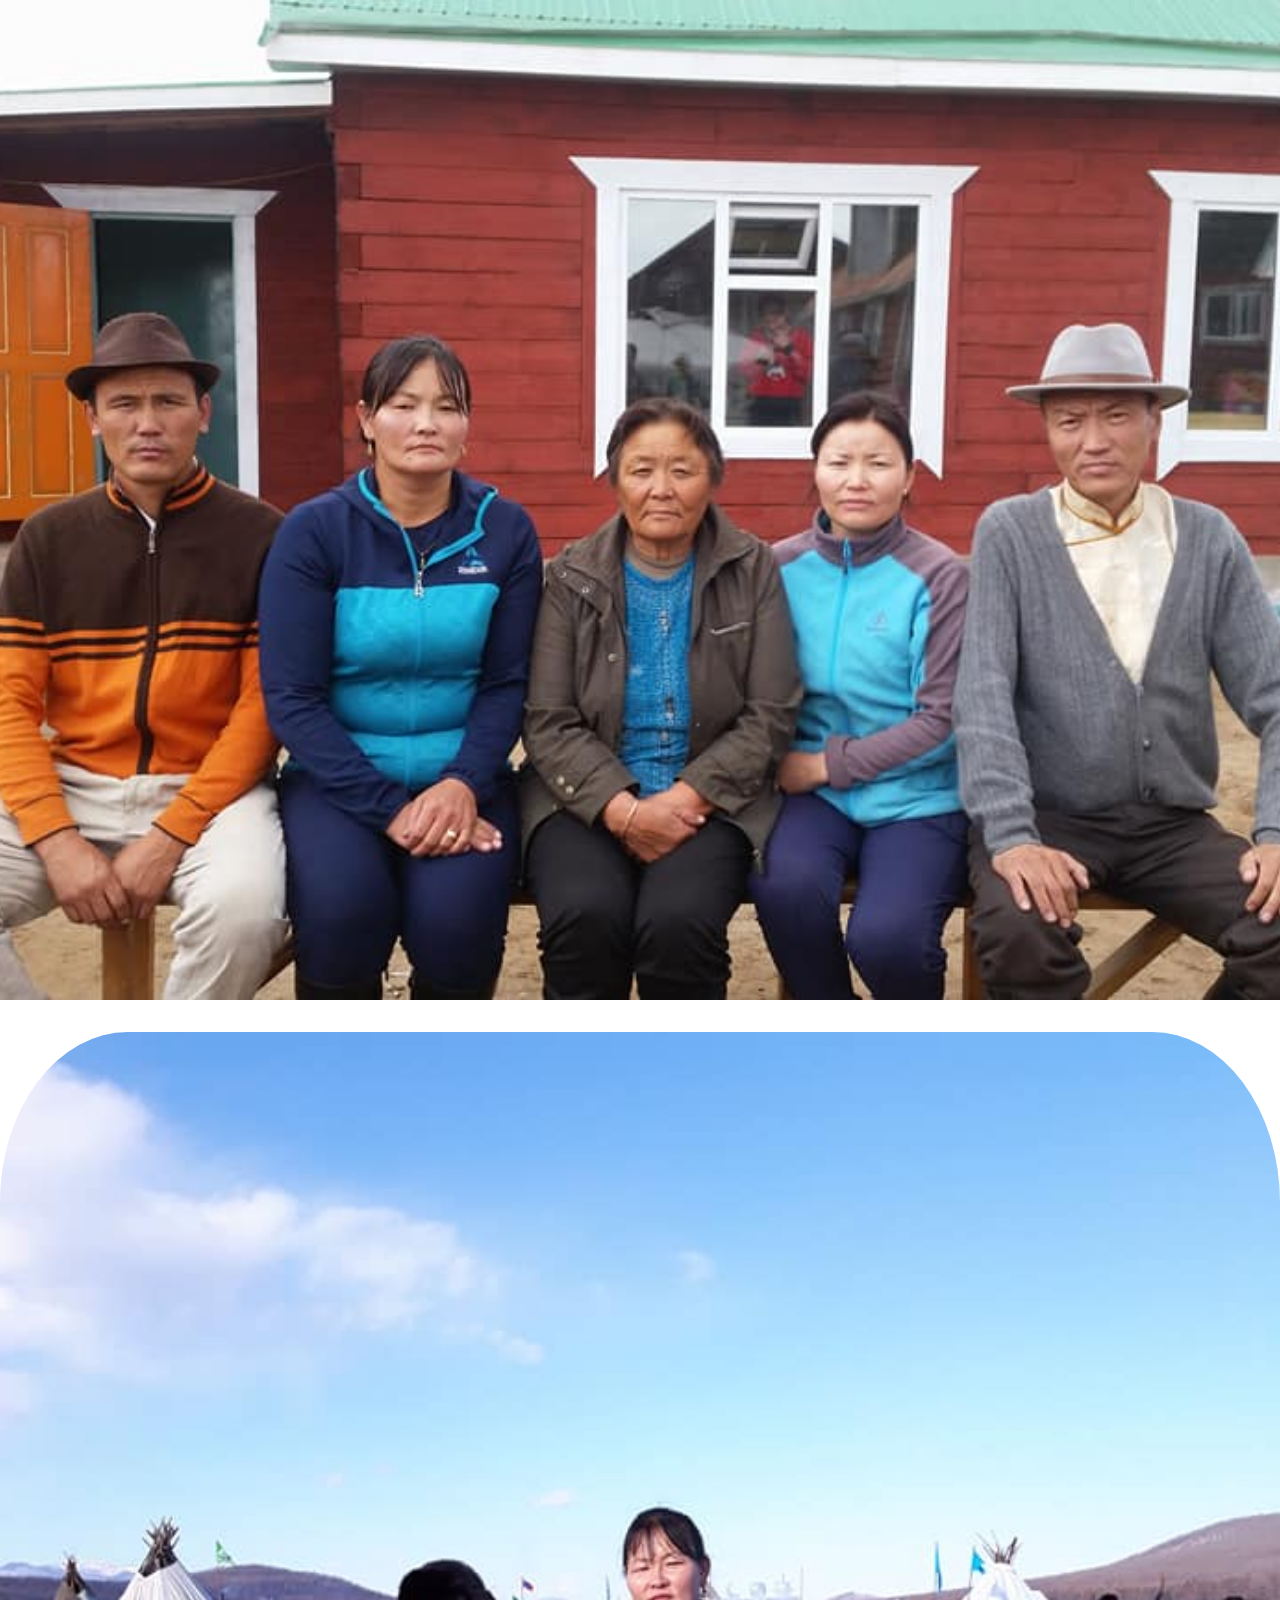
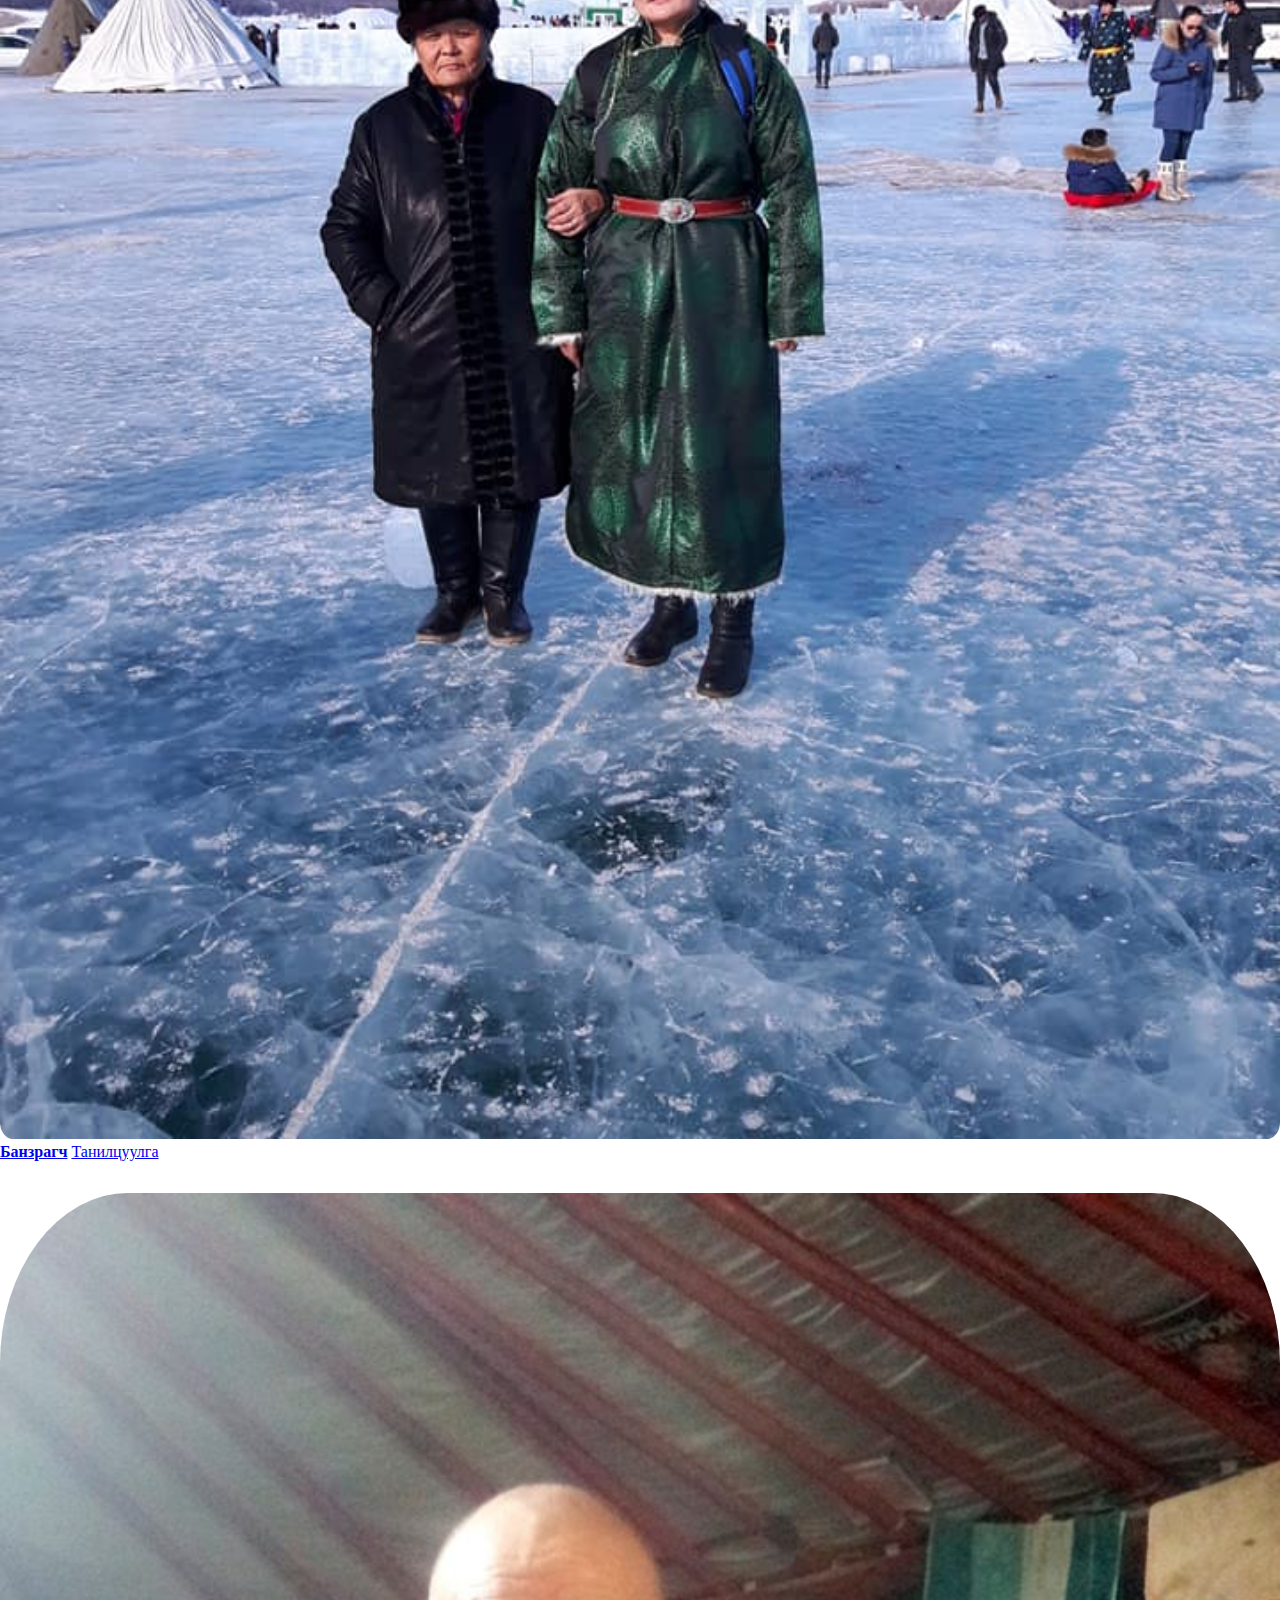
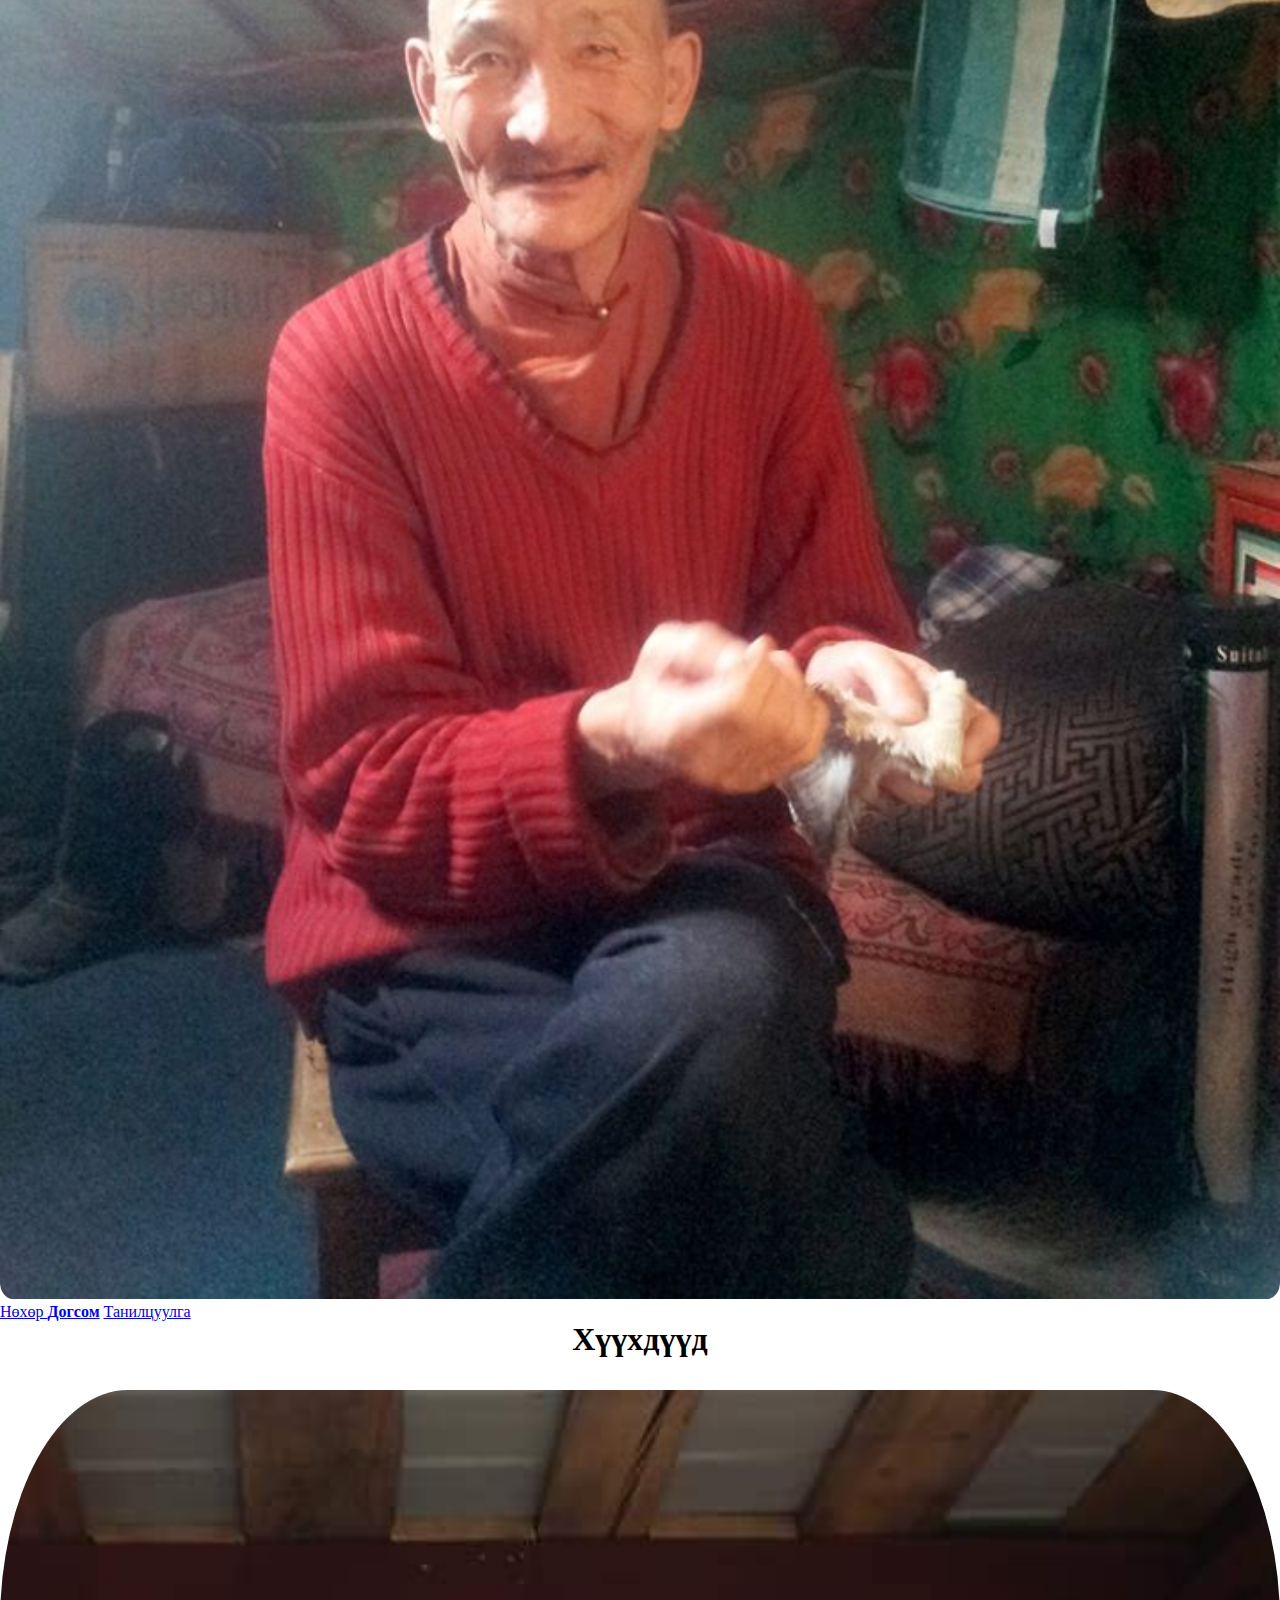
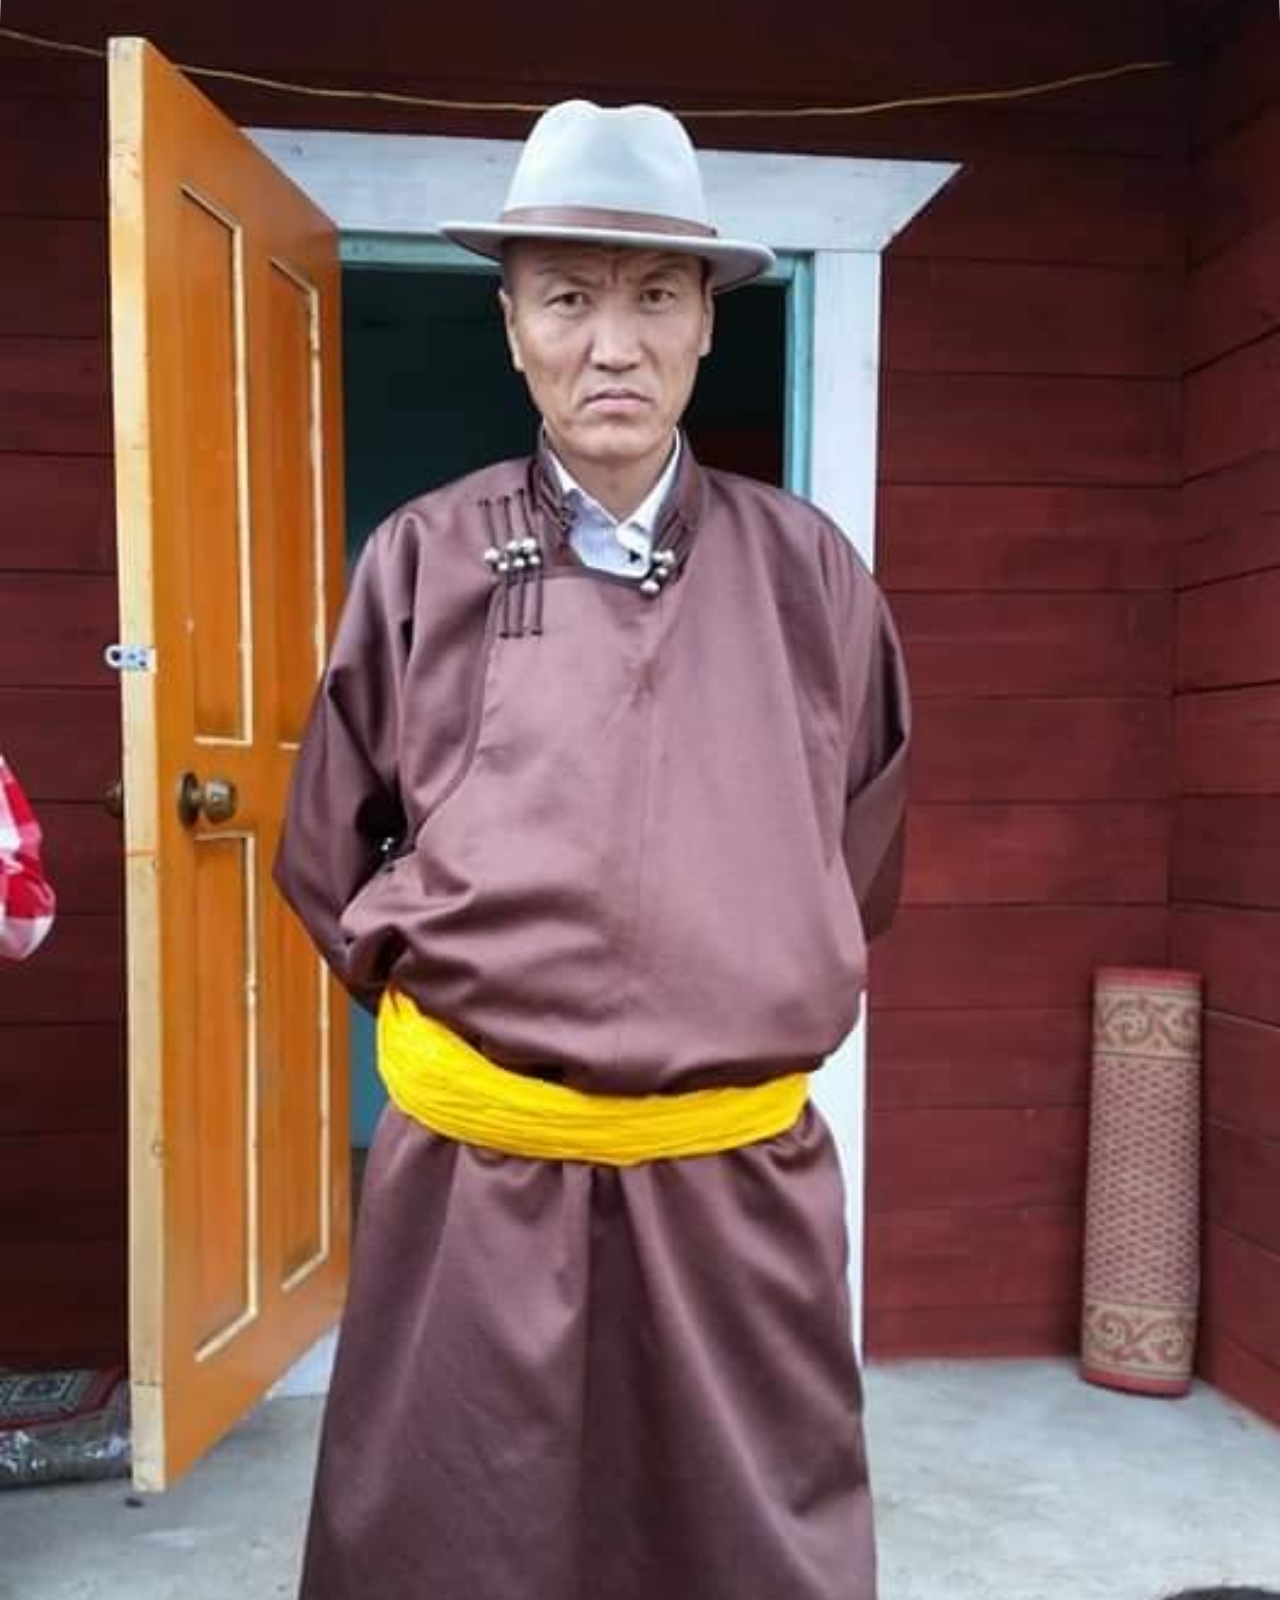
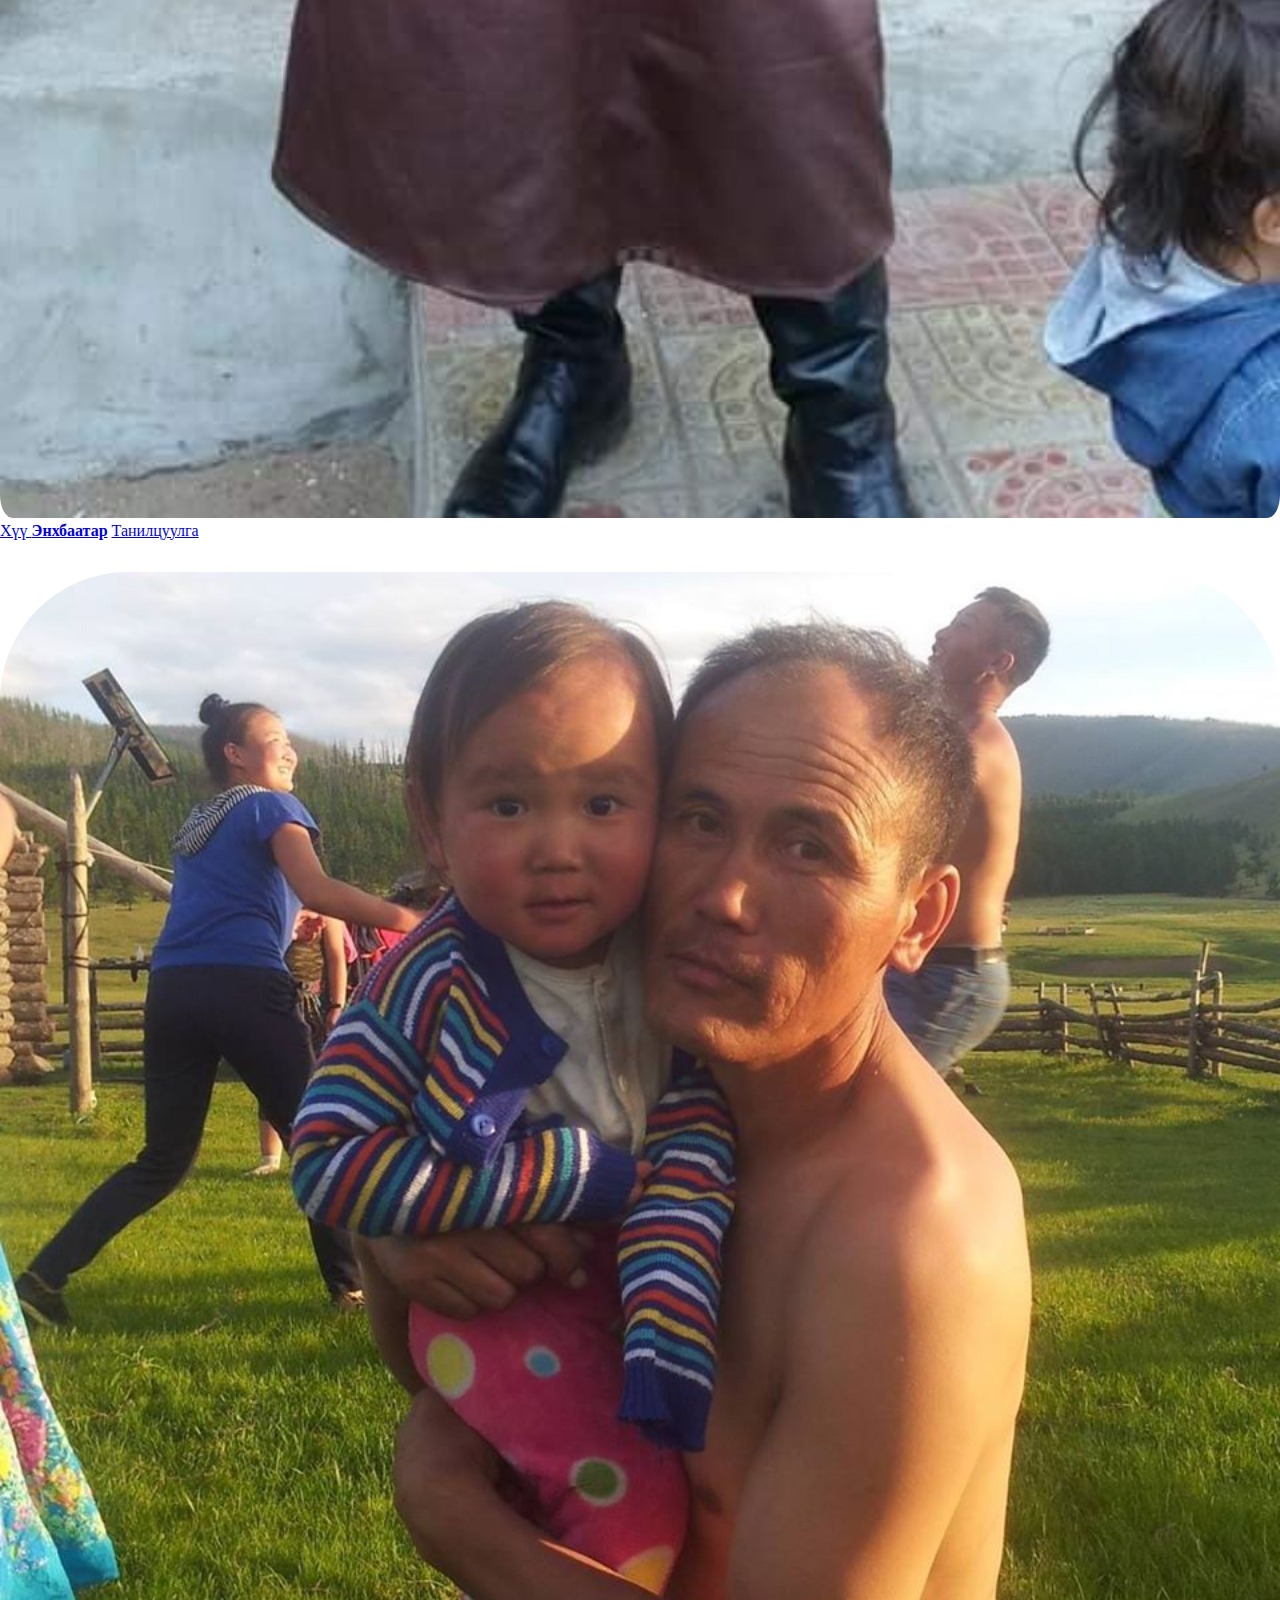
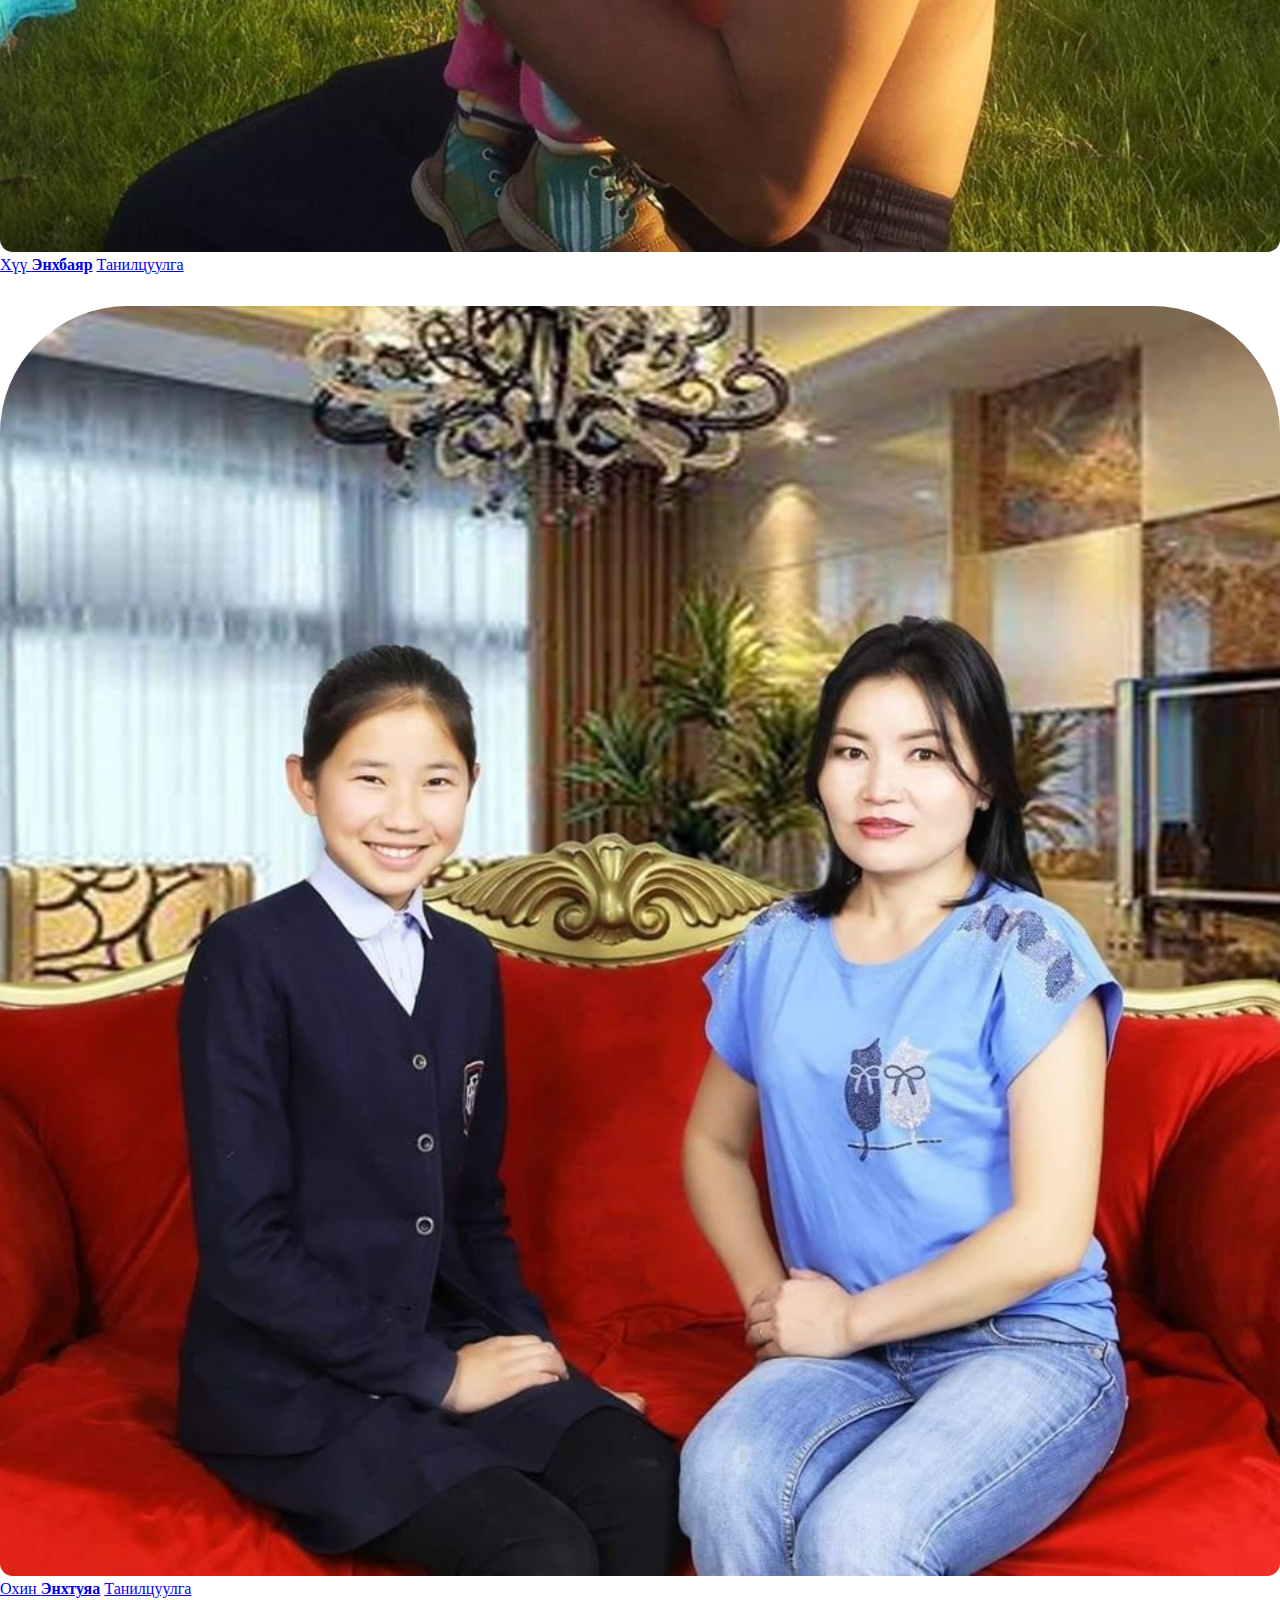
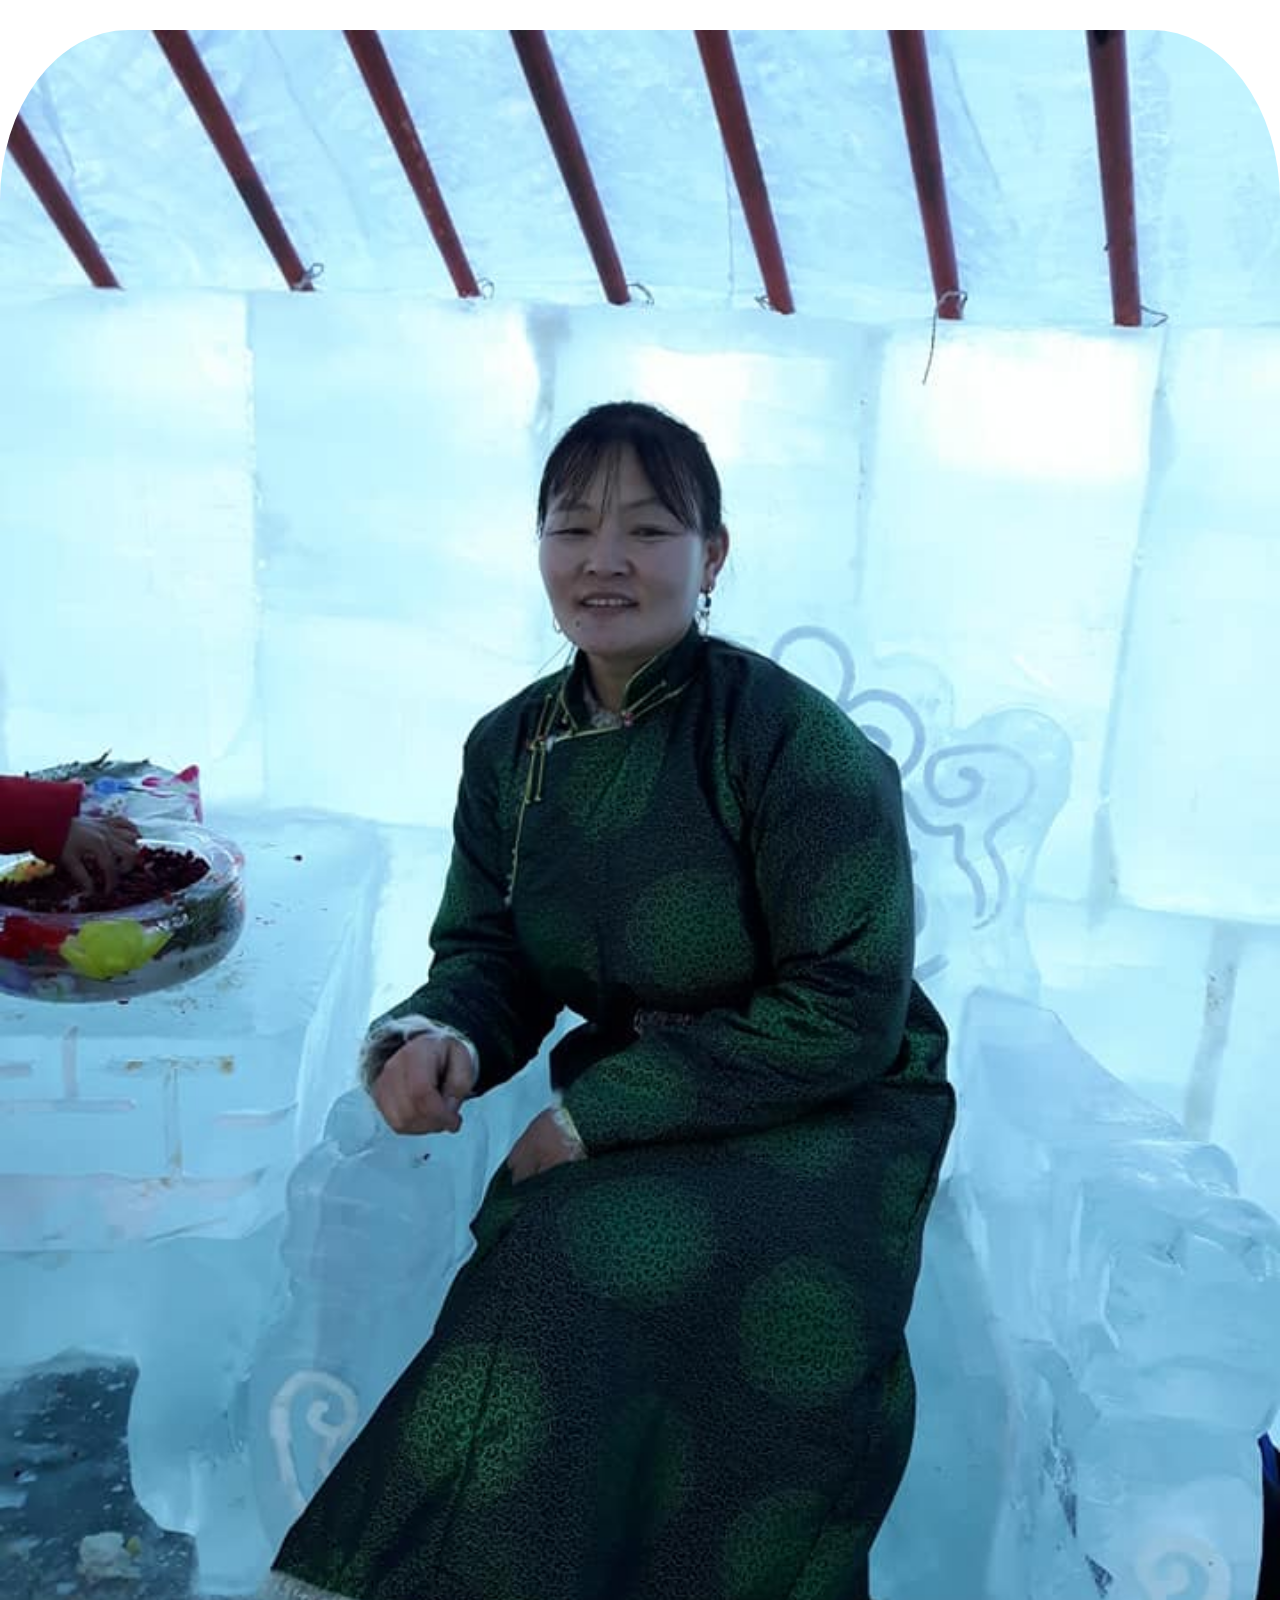
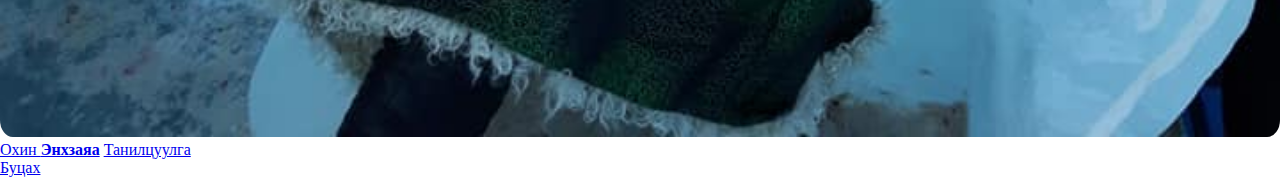
<file: banzragch/index.html>
<!DOCTYPE html>
<html lang="en">
  <head>
    <!-- Required meta tags -->
    <meta charset="utf-8" />
    <meta
      name="viewport"
      content="width=device-width, initial-scale=1, shrink-to-fit=no"
    />

    <!-- Bootstrap CSS -->
    <link
      rel="stylesheet"
      href="https://stackpath.bootstrapcdn.com/bootstrap/4.5.0/css/bootstrap.min.css"
      integrity="sha384-9aIt2nRpC12Uk9gS9baDl411NQApFmC26EwAOH8WgZl5MYYxFfc+NcPb1dKGj7Sk"
      crossorigin="anonymous"
    />
    <link rel="stylesheet" href="banzragch.css" />

    <title>Хүүхэд</title>
  </head>
  <body>
    <div class="jumbotron"></div>
    <div class="container">
      <div class="row justify-content-center">
        <div class="col-md-4">
          <div>
            <img
              class="huuhed"
              src="../img/banzragch/banzragch1.jpg"
              alt="banzragch"
            />
          </div>
          <div>
            <a
              href="#"
              class="btn btn-success btn-md active"
              role="button"
              aria-pressed="true"
            >
              <b>Банзрагч</b></a
            >
            <a
              href="#"
              class="btn btn-primary btn-md active"
              role="button"
              aria-pressed="true"
              >Танилцуулга</a
            >
          </div>
        </div>

        <div class="col-md-4">
          <div>
            <img
              class="huuhed"
              src="../img/banzragch/dogsom.jpg"
              alt="dogsom"
            />
          </div>
          <div>
            <a
              href="#"
              class="btn btn-success btn-md active"
              role="button"
              aria-pressed="true"
              >Нөхөр <b>Догсом</b></a
            >
            <a
              href="#"
              class="btn btn-primary btn-md active"
              role="button"
              aria-pressed="true"
              >Танилцуулга</a
            >
          </div>
        </div>
      </div>
      <div>
        <h1 style="text-align: center;">Хүүхдүүд</h1>
      </div>
      <div class="row justify-content-center">
        <div class="col-md-4">
          <div>
            <img
              class="huuhed"
              src="../img/banzragch/enkhbaatar/d_enkhbaatar1.jpg"
              alt="enkhbaatar"
            />
          </div>
          <div>
            <a
              href="#"
              class="btn btn-success btn-md active"
              role="button"
              aria-pressed="true"
              >Хүү <b>Энхбаатар</b></a
            >
            <a
              href="#"
              class="btn btn-primary btn-md active"
              role="button"
              aria-pressed="true"
              >Танилцуулга</a
            >
          </div>
        </div>
        <div class="col-md-4">
          <div>
            <img
              class="huuhed"
              src="../img/banzragch/enkhbayar/d_enkhbayar3.jpg"
              alt="enkhbayar"
            />
          </div>
          <div>
            <a
              href="#"
              class="btn btn-success btn-md active"
              role="button"
              aria-pressed="true"
              >Хүү <b>Энхбаяр</b></a
            >
            <a
              href="#"
              class="btn btn-primary btn-md active"
              role="button"
              aria-pressed="true"
              >Танилцуулга</a
            >
          </div>
        </div>
      </div>
      <div class="row justify-content-center">
        <div class="col-md-4">
          <img
            class="huuhed"
            src="../img/banzragch/enkhtuya/enkhtuya1.jpg"
            alt="enkhtuya"
          />
          <div>
            <a
              href="#"
              class="btn btn-success btn-md active"
              role="button"
              aria-pressed="true"
              >Охин <b>Энхтуяа</b></a
            >
            <a
              href="#"
              class="btn btn-primary btn-md active"
              role="button"
              aria-pressed="true"
              >Танилцуулга</a
            >
          </div>
        </div>

        <div class="col-md-4">
          <img
            class="huuhed"
            src="../img/banzragch/enkhzaya/enkhzaya2.jpg"
            alt="enkhzaya"
          />
          <div>
            <a
              href="#"
              class="btn btn-success btn-md active"
              role="button"
              aria-pressed="true"
              >Охин <b>Энхзаяа</b></a
            >
            <a
              href="#"
              class="btn btn-primary btn-md active"
              role="button"
              aria-pressed="true"
              >Танилцуулга</a
            >
          </div>
        </div>
      </div>

     
      </div>
    </div>
    <a href="../huuhed.html" class="btn btn-primary btn-lg active mt-4" role="button" aria-pressed="true">Буцах</a>
    <!-- Optional JavaScript -->
    <!-- jQuery first, then Popper.js, then Bootstrap JS -->
    <script
      src="https://code.jquery.com/jquery-3.5.1.slim.min.js"
      integrity="sha384-DfXdz2htPH0lsSSs5nCTpuj/zy4C+OGpamoFVy38MVBnE+IbbVYUew+OrCXaRkfj"
      crossorigin="anonymous"
    ></script>
    <script
      src="https://cdn.jsdelivr.net/npm/popper.js@1.16.0/dist/umd/popper.min.js"
      integrity="sha384-Q6E9RHvbIyZFJoft+2mJbHaEWldlvI9IOYy5n3zV9zzTtmI3UksdQRVvoxMfooAo"
      crossorigin="anonymous"
    ></script>
    <script
      src="https://stackpath.bootstrapcdn.com/bootstrap/4.5.0/js/bootstrap.min.js"
      integrity="sha384-OgVRvuATP1z7JjHLkuOU7Xw704+h835Lr+6QL9UvYjZE3Ipu6Tp75j7Bh/kR0JKI"
      crossorigin="anonymous"
    ></script>
  </body>
</html>
</file>
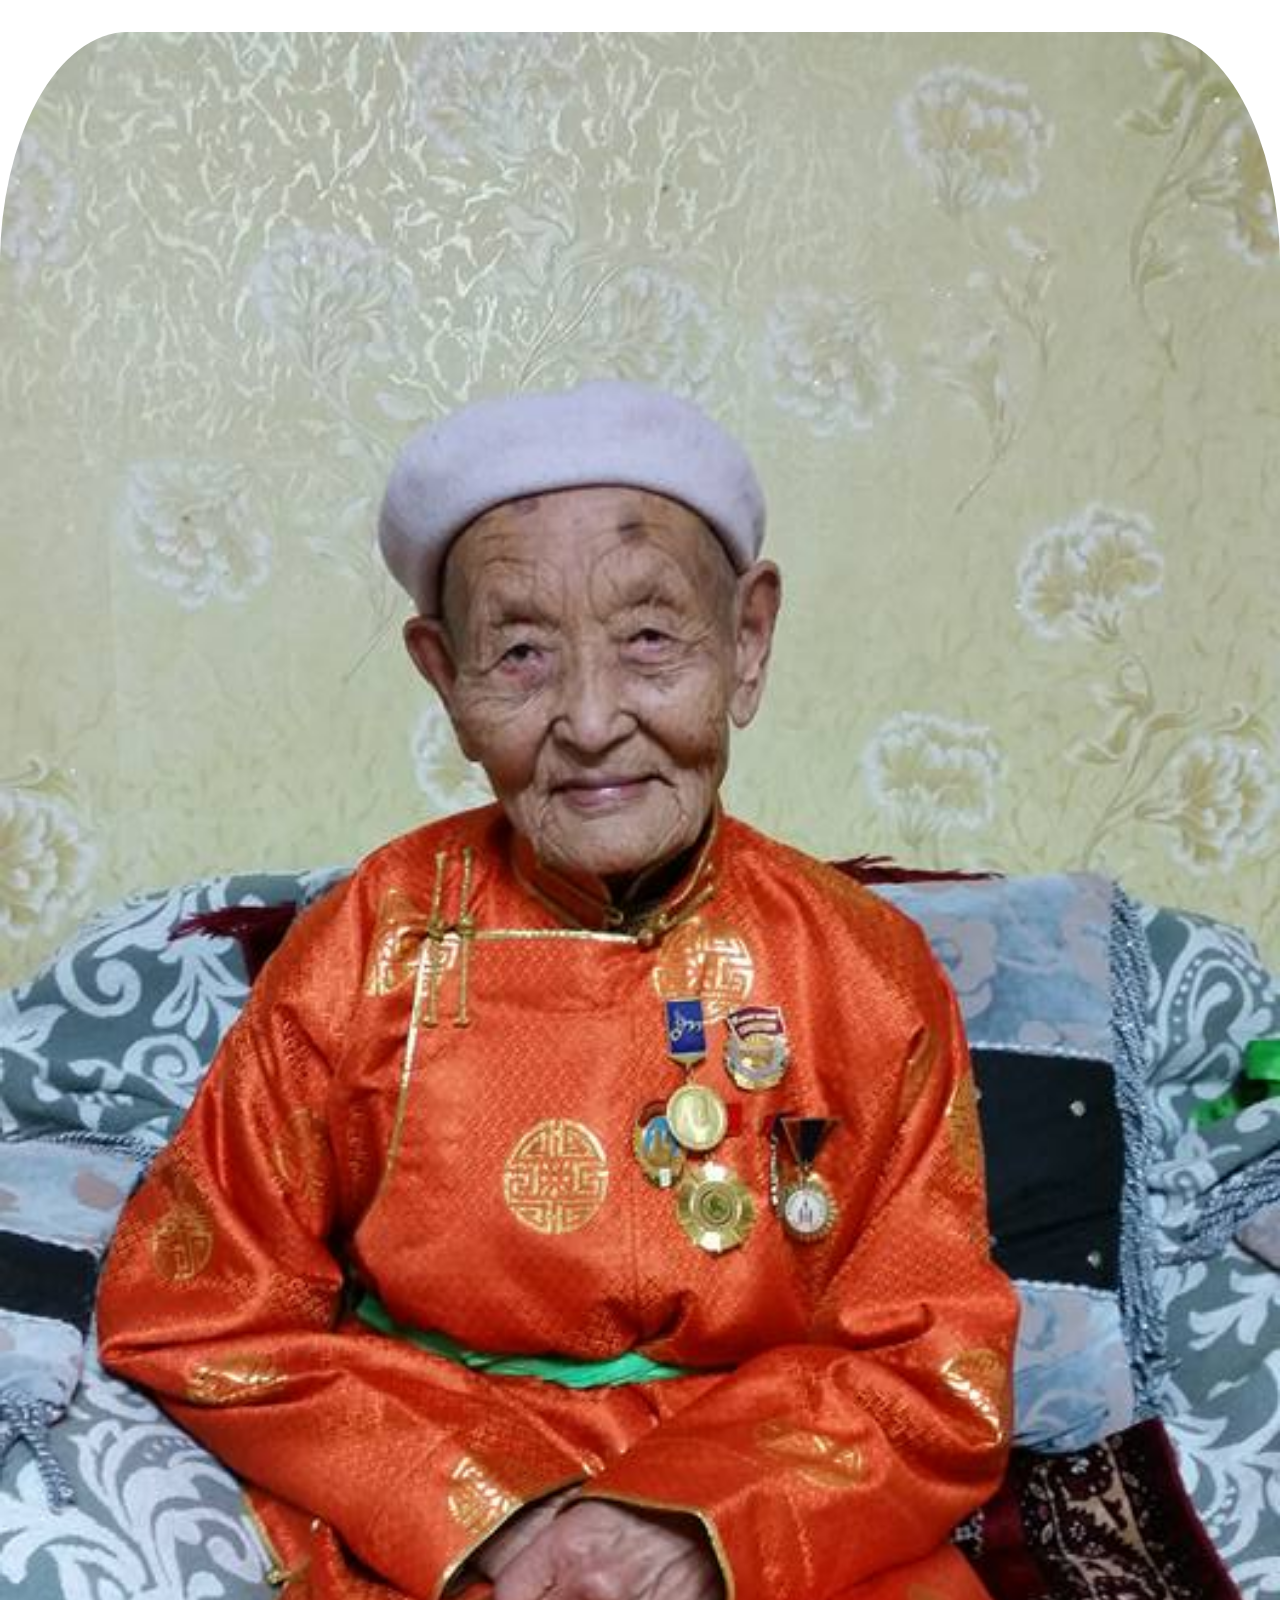
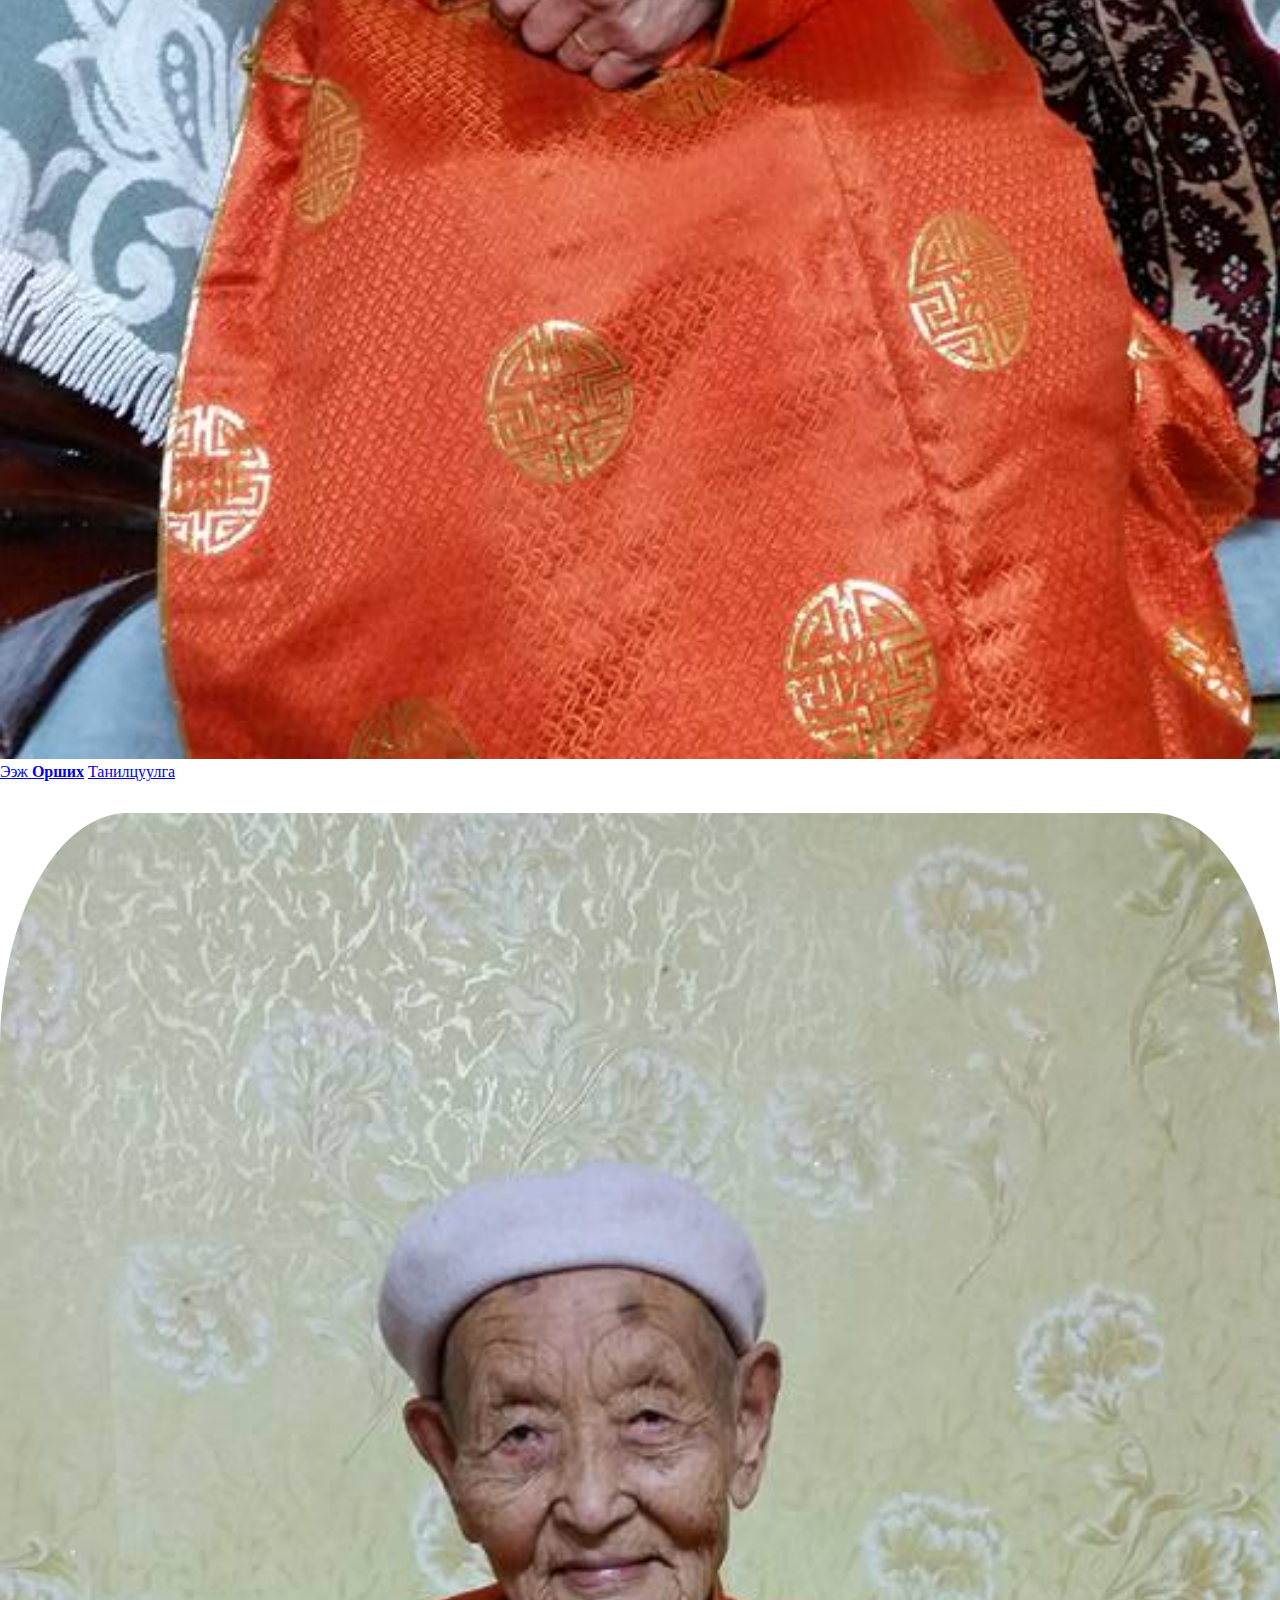
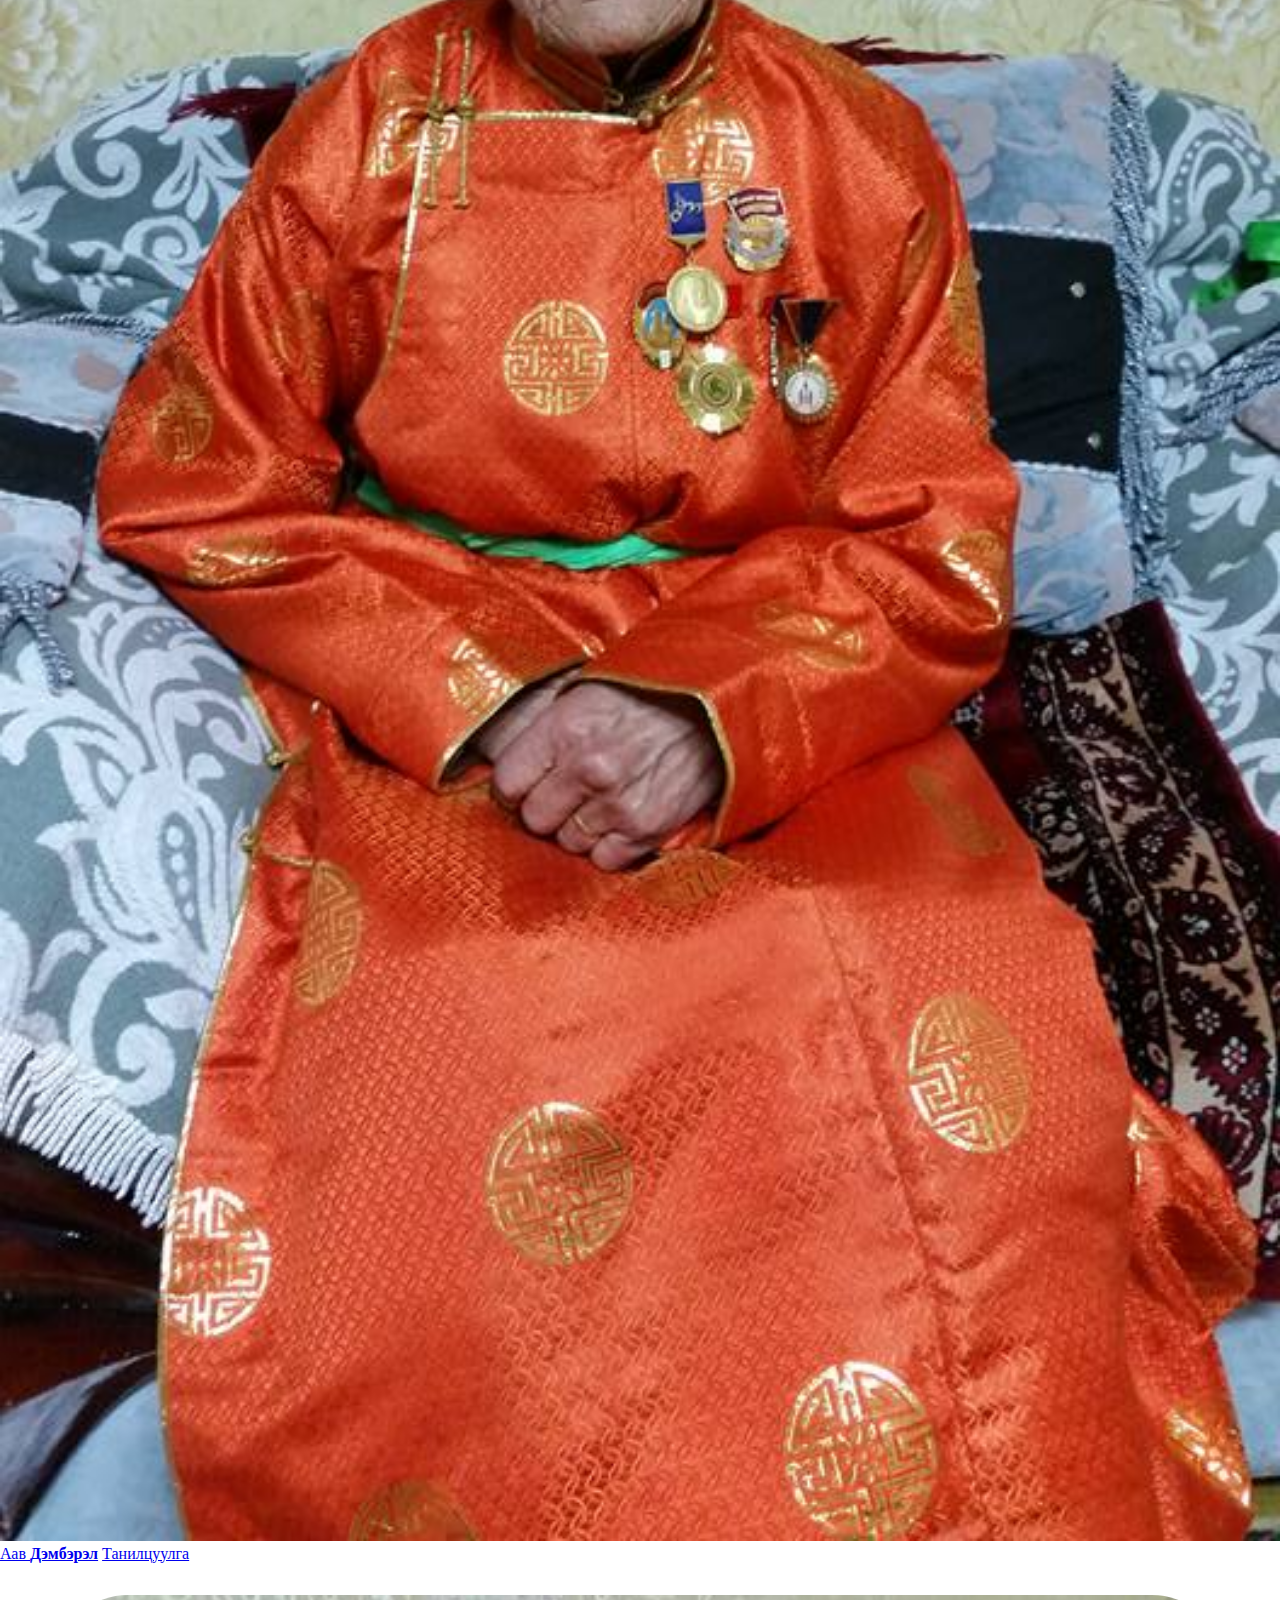
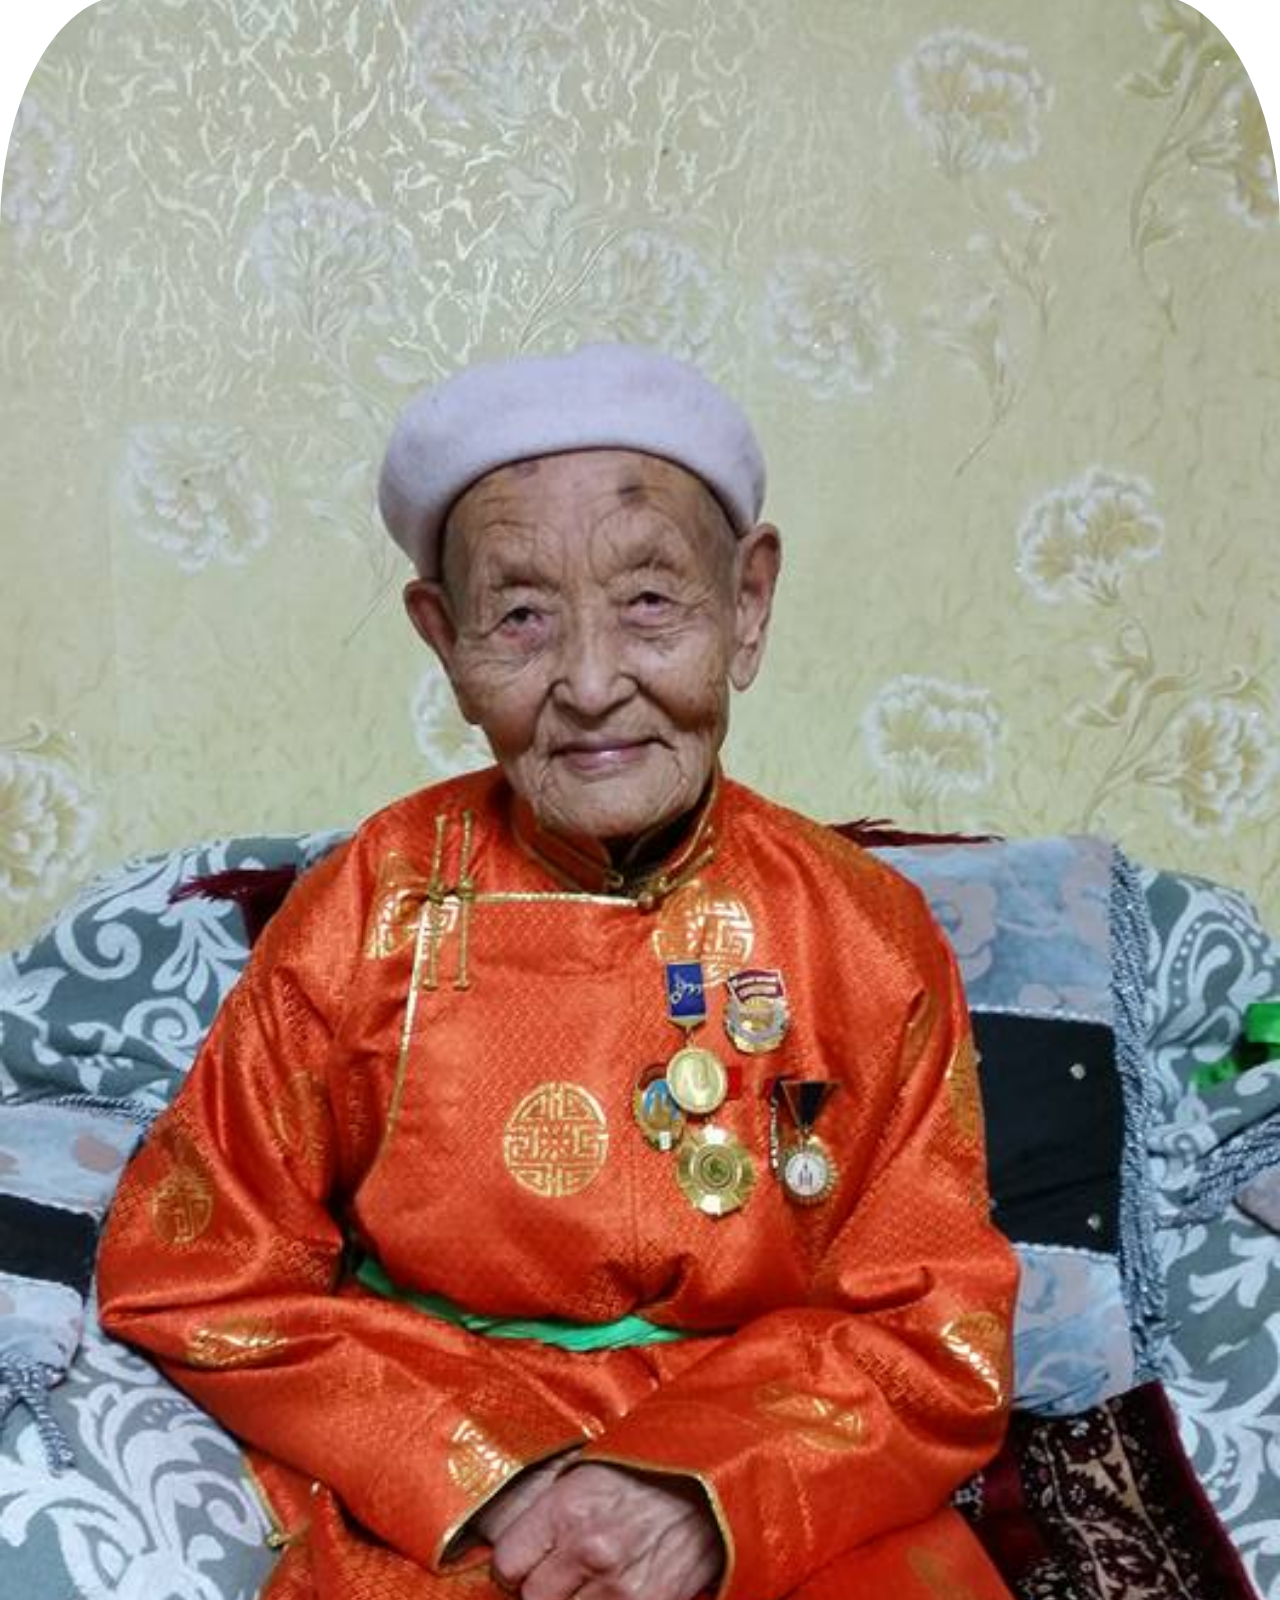
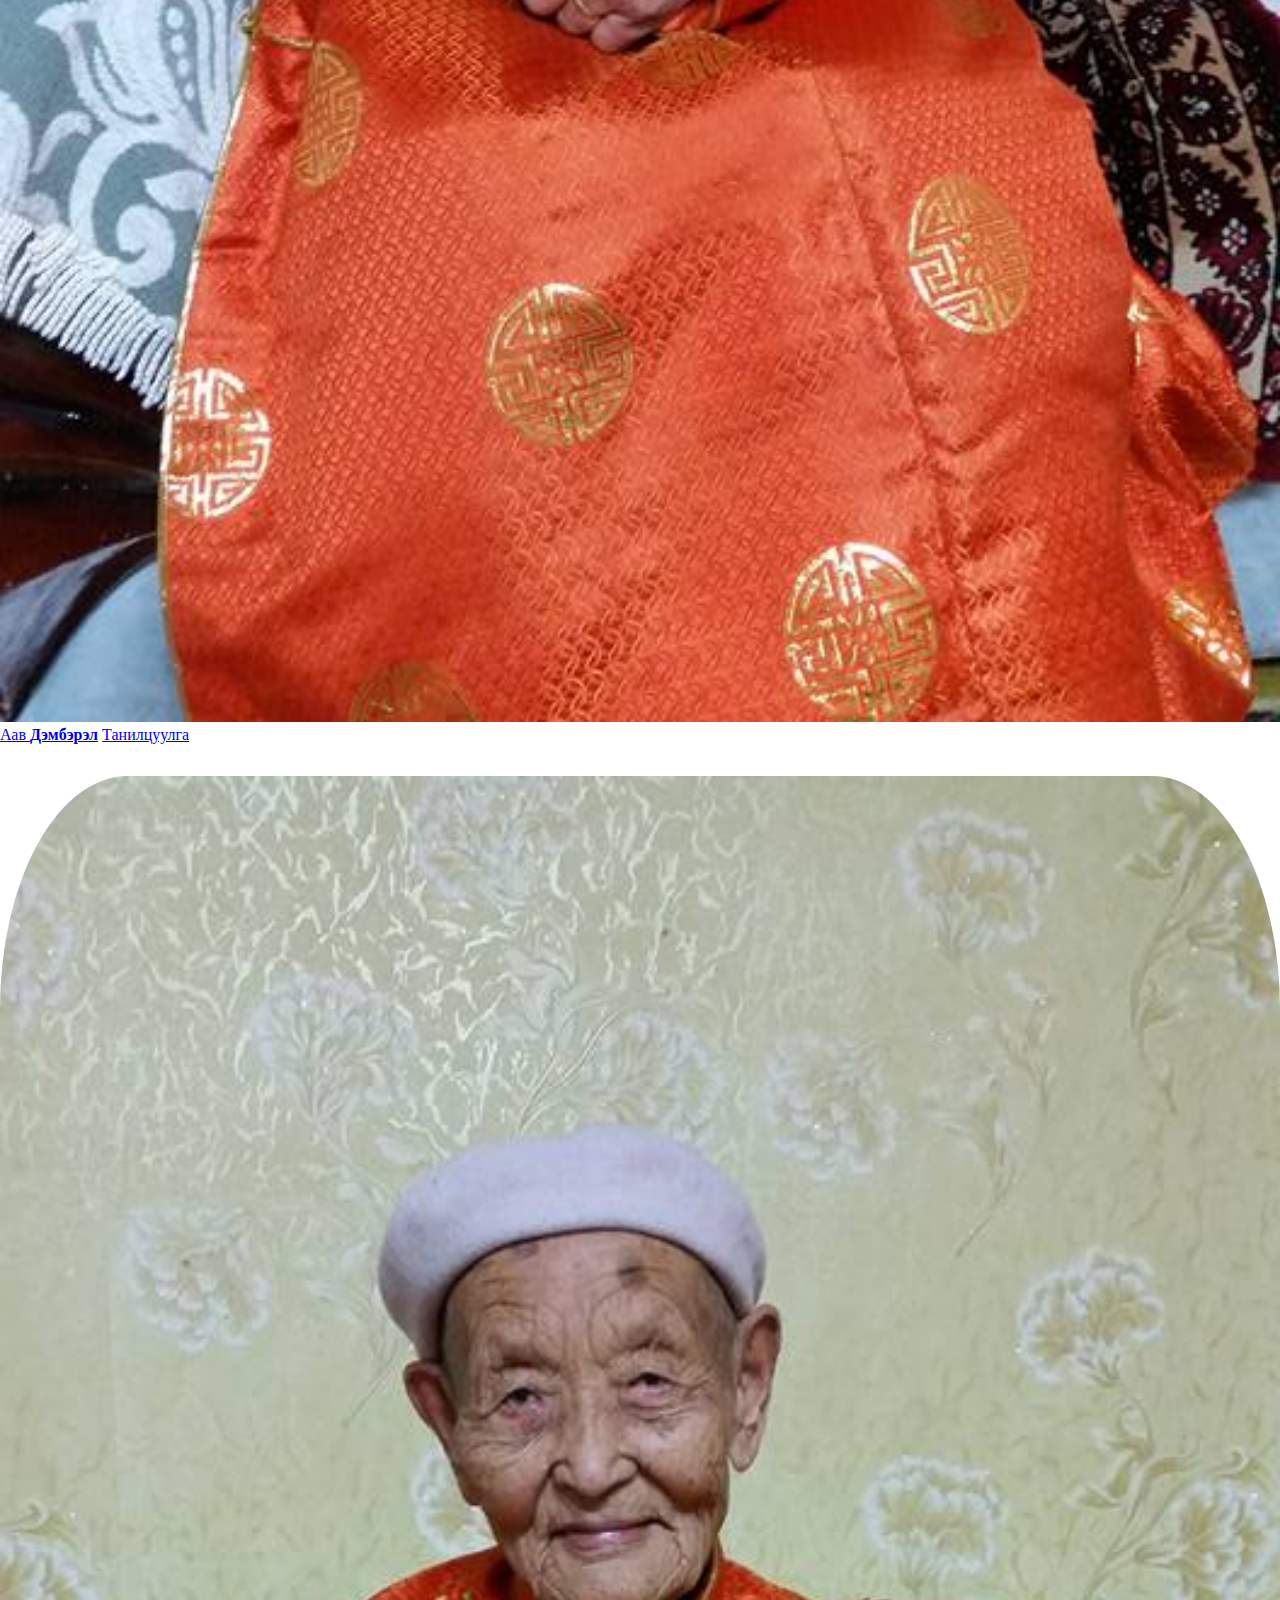
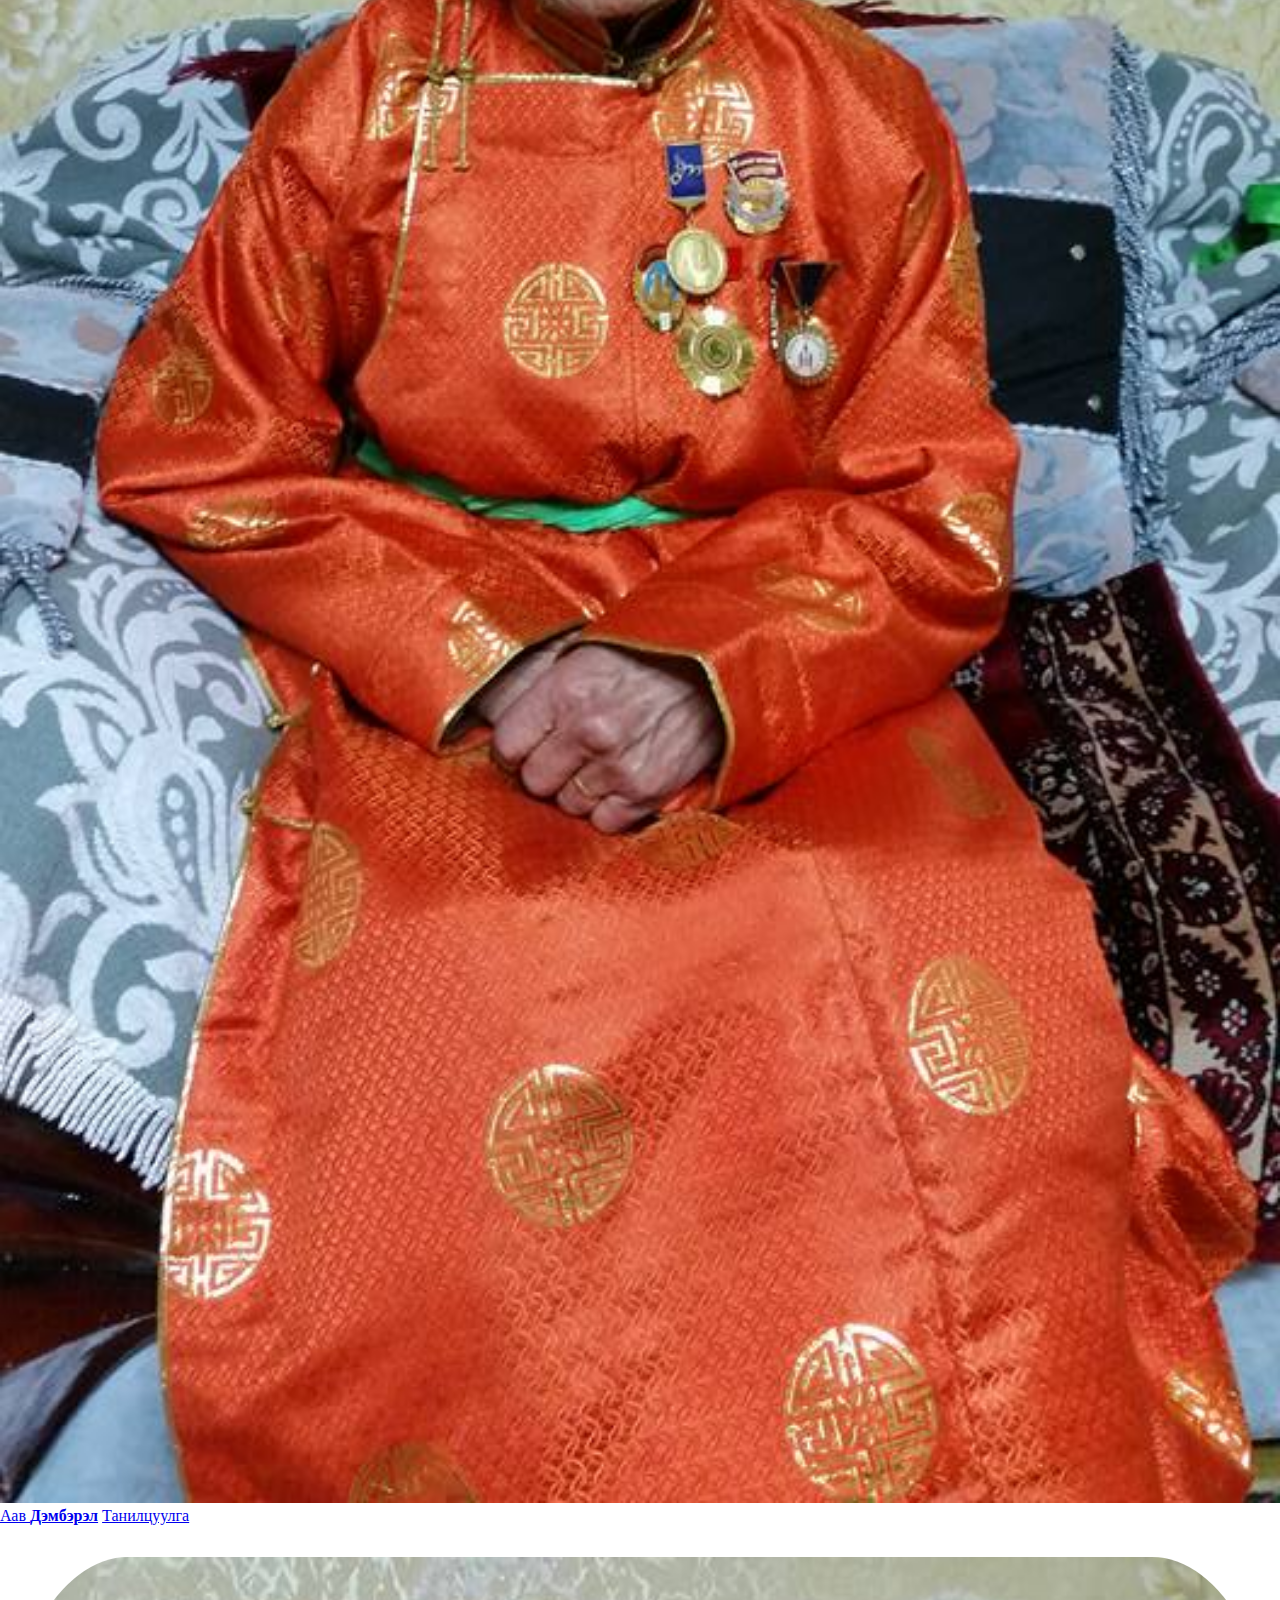
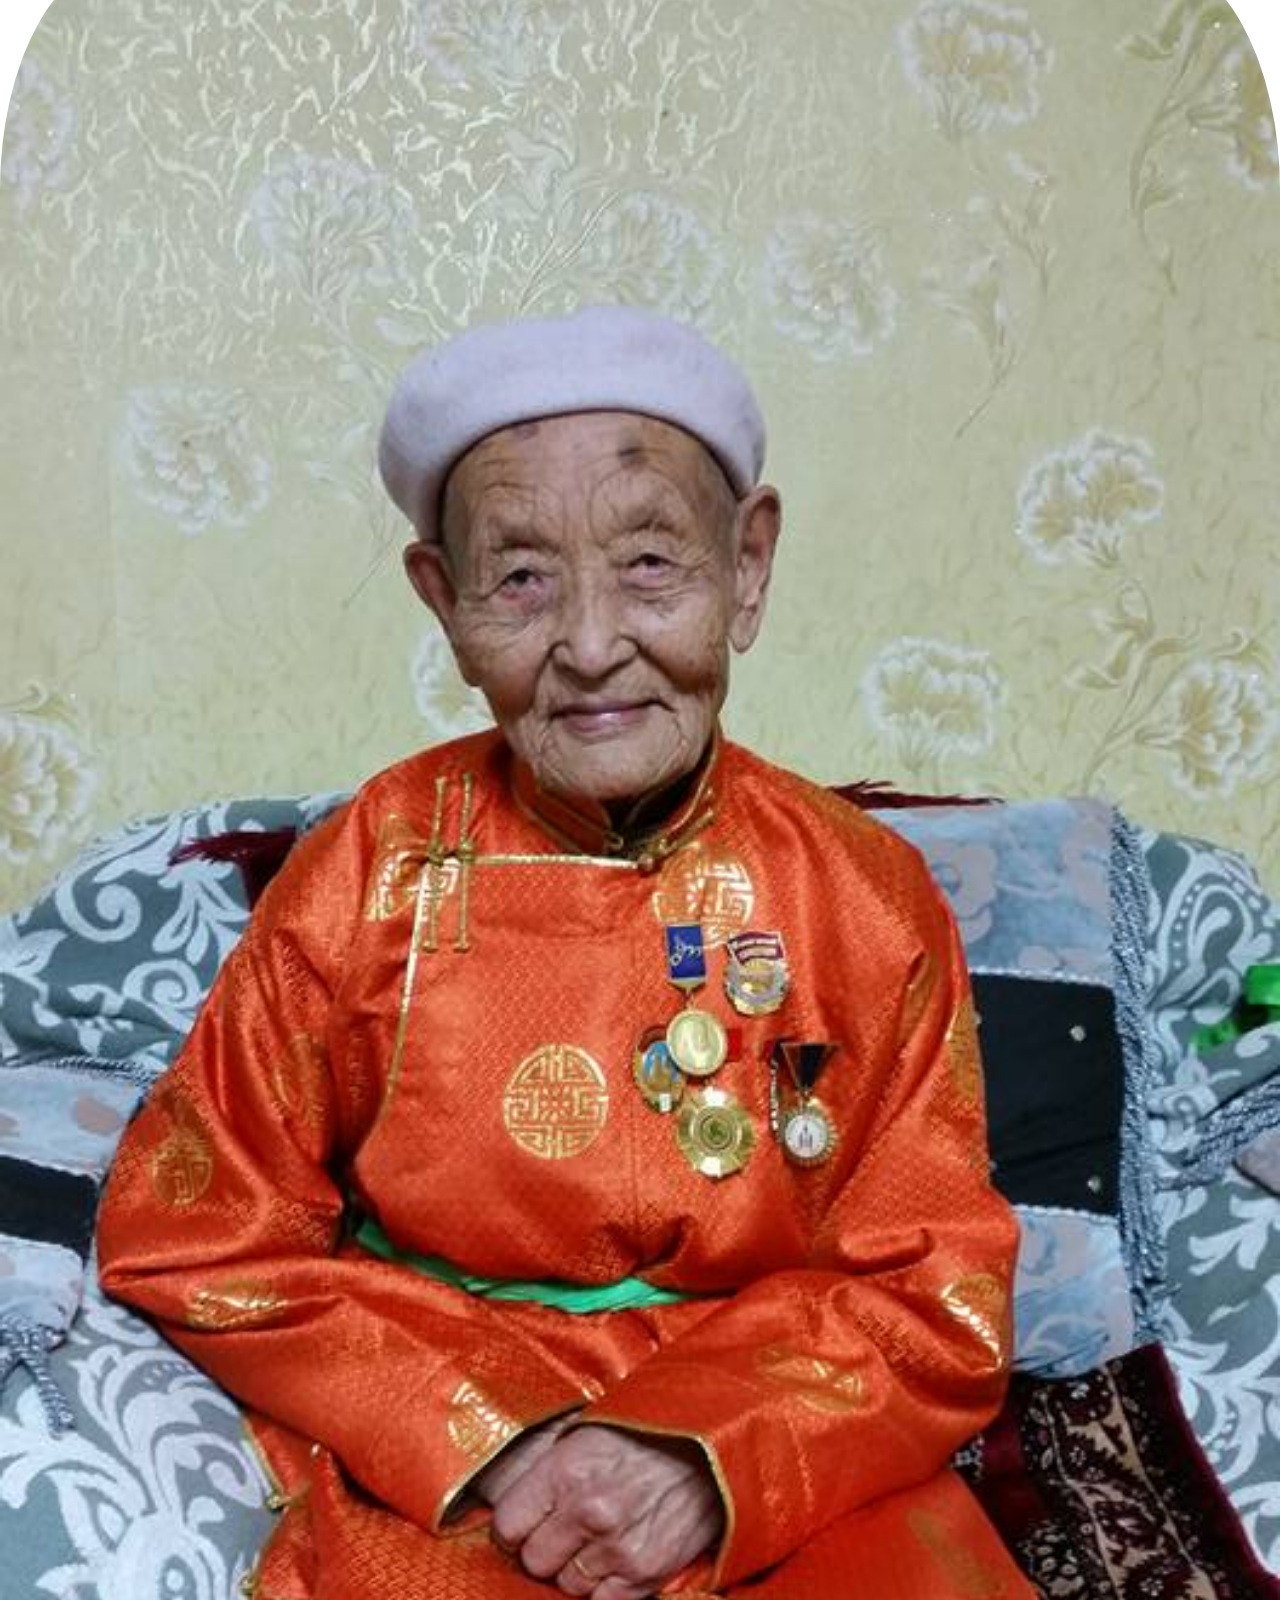
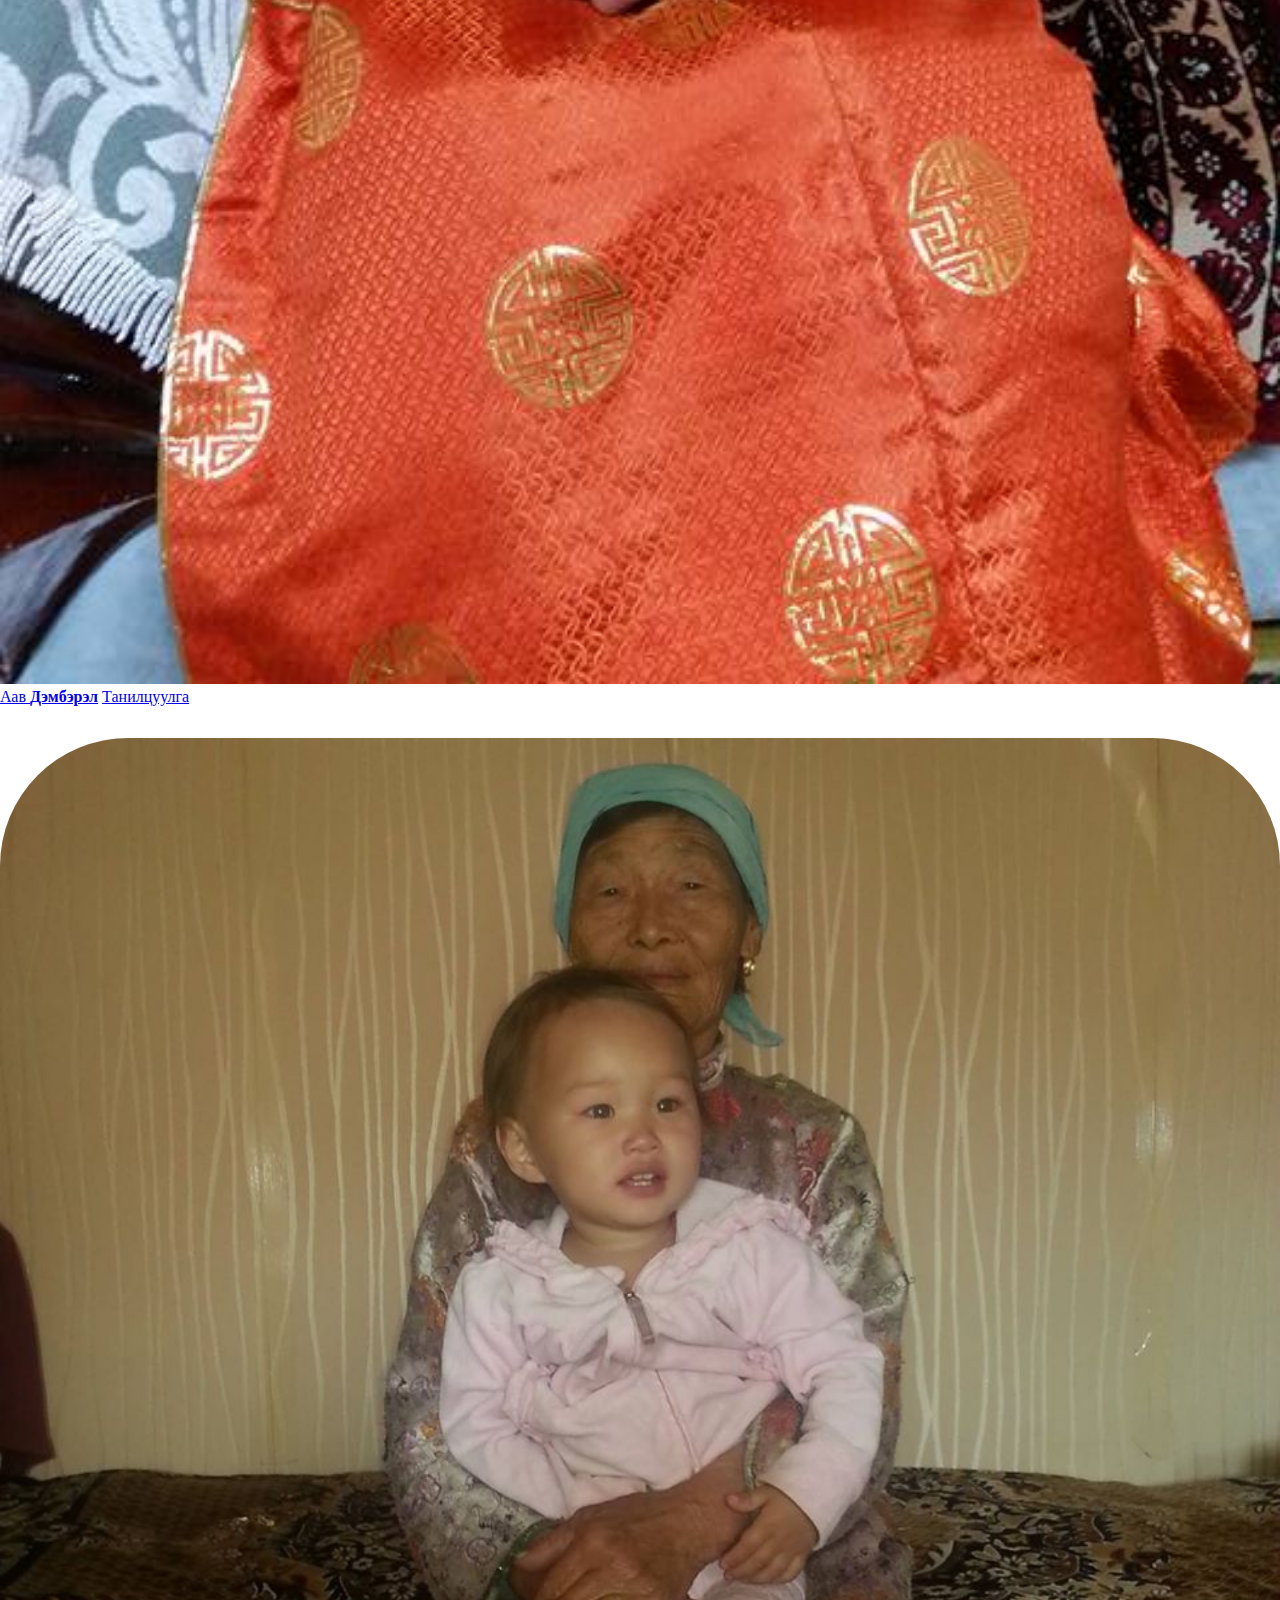
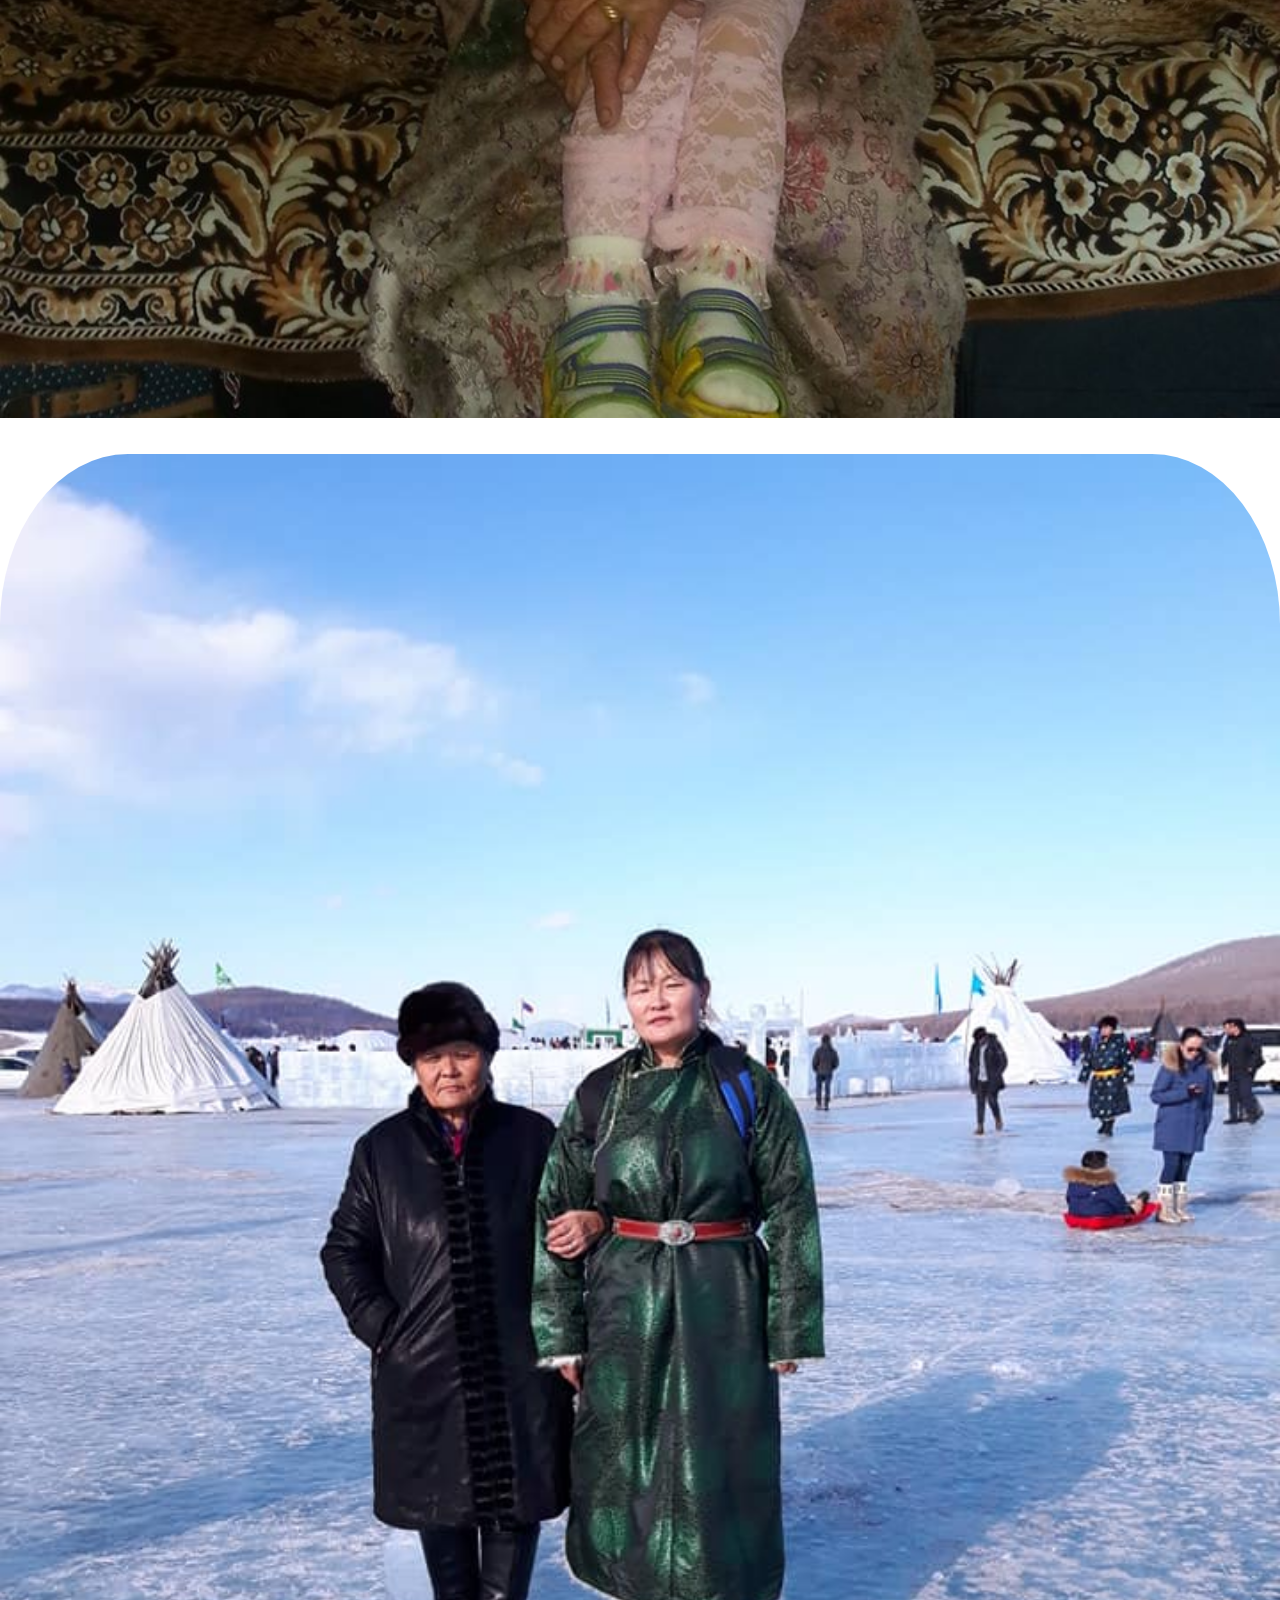
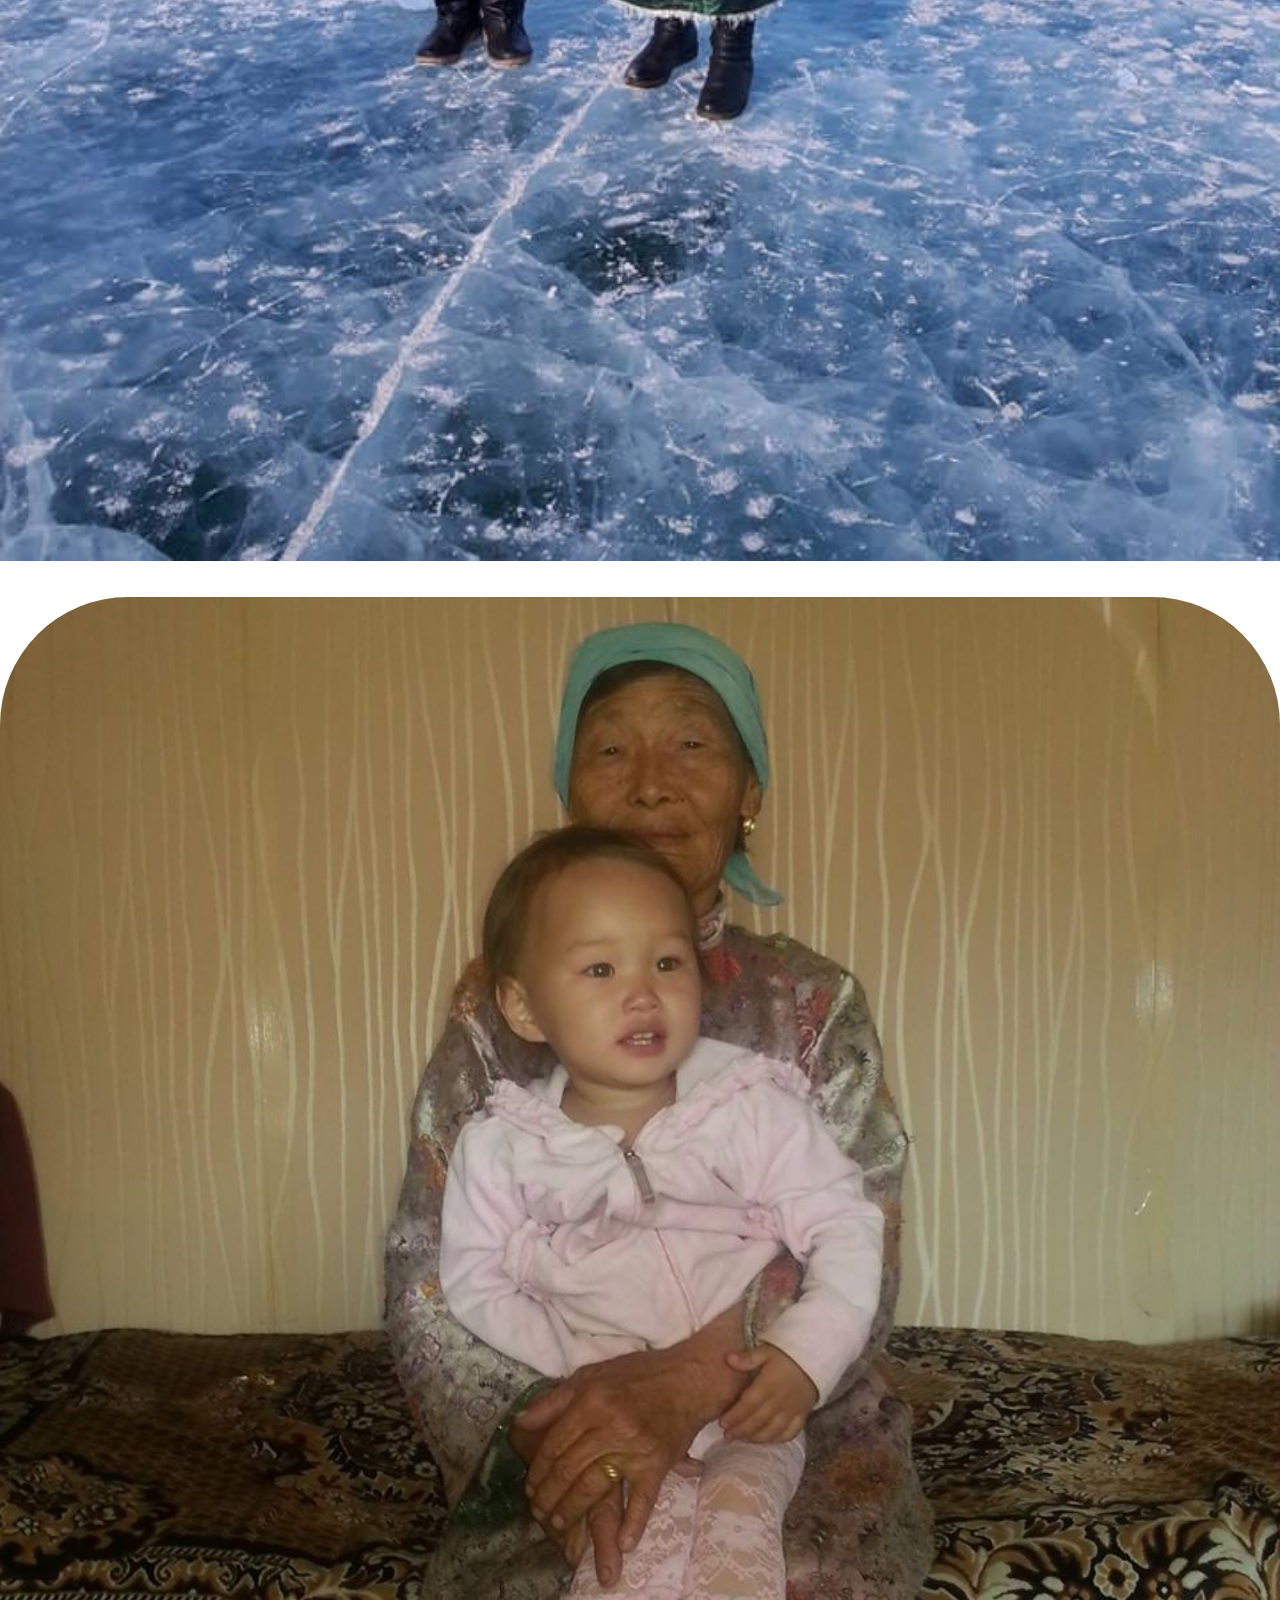
<file: huuhed.html>
<!DOCTYPE html>
<html lang="en">
  <head>
    <!-- Required meta tags -->
    <meta charset="utf-8" />
    <meta
      name="viewport"
      content="width=device-width, initial-scale=1, shrink-to-fit=no"
    />

    <!-- Bootstrap CSS -->
    <link
      rel="stylesheet"
      href="https://stackpath.bootstrapcdn.com/bootstrap/4.5.0/css/bootstrap.min.css"
      integrity="sha384-9aIt2nRpC12Uk9gS9baDl411NQApFmC26EwAOH8WgZl5MYYxFfc+NcPb1dKGj7Sk"
      crossorigin="anonymous"
    />
    <link rel="stylesheet" href="css/huuhed.css" />

    <title>Хүүхэд</title>
  </head>
  <body>
    <div class="container">
      <div class="row justify-content-center">
        <div class="col-md-4">
          <div>
            <img src="img/zurag6.jpg" alt="emee" />
          </div>
          <div>
            <a
              href="#"
              class="btn btn-success btn-md active"
              role="button"
              aria-pressed="true"
              >Ээж <b>Орших</b></a
            >
            <a
              href="#"
              class="btn btn-primary btn-md active"
              role="button"
              aria-pressed="true"
              >Танилцуулга</a
            >
          </div>
        </div>
        <div class="col-md-4">
          <div>
            <img src="img/zurag6.jpg" alt="emee" />
          </div>
          <div>
            <a
              href="#"
              class="btn btn-success btn-md active"
              role="button"
              aria-pressed="true"
              >Аав <b>Дэмбэрэл</b></a
            >
            <a
              href="#"
              class="btn btn-primary btn-md active"
              role="button"
              aria-pressed="true"
              >Танилцуулга</a
            >
          </div>
        </div>
      </div>
      <div class="row justify-content-center">
        <div class="col-md-4">
          <div>
            <img src="img/zurag6.jpg" alt="emee" />
          </div>
          <div>
            <a
              href="#"
              class="btn btn-success btn-md active"
              role="button"
              aria-pressed="true"
              >Аав <b>Дэмбэрэл</b></a
            >
            <a
              href="#"
              class="btn btn-primary btn-md active"
              role="button"
              aria-pressed="true"
              >Танилцуулга</a
            >
          </div>
        </div>
        <div class="col-md-4">
          <div>
            <img src="img/zurag6.jpg" alt="emee" />
          </div>
          <div>
            <a
              href="#"
              class="btn btn-success btn-md active"
              role="button"
              aria-pressed="true"
              >Аав <b>Дэмбэрэл</b></a
            >
            <a
              href="#"
              class="btn btn-primary btn-md active"
              role="button"
              aria-pressed="true"
              >Танилцуулга</a
            >
          </div>
        </div>
        <div class="col-md-4">
          <div>
            <img src="img/zurag6.jpg" alt="emee" />
          </div>
          <div>
            <a
              href="#"
              class="btn btn-success btn-md active"
              role="button"
              aria-pressed="true"
              >Аав <b>Дэмбэрэл</b></a
            >
            <a
              href="#"
              class="btn btn-primary btn-md active"
              role="button"
              aria-pressed="true"
              >Танилцуулга</a
            >
          </div>
        </div>
      </div>
      <div class="row justify-content-center">
        <div class="col-md-4">
          <img src="img/batochir/gerbul2.jpg" alt="bat-ochir" />
        </div>
        <div class="col-md-4">
          <img src="img/banzragch/banzragch1.jpg" alt="banzragch" />
        </div>
      </div>

      <div class="row justify-content-center">
        <div class="col-md-4">
          <img src="img/batochir/gerbul2.jpg" alt="bat-ochir" />
        </div>
        <div class="col-md-4">
          <img src="img/banzragch/banzragch1.jpg" alt="banzragch" />
        </div>
        <div class="col-md-4">
          <img src="img/banzragch/banzragch1.jpg" alt="banzragch" />
        </div>
      </div>
      <div class="row justify-content-center">
        <div class="col-md-4">
          <img src="img/batochir/gerbul2.jpg" alt="bat-ochir" />
        </div>
        <div class="col-md-4">
          <img src="img/banzragch/banzragch1.jpg" alt="banzragch" />
        </div>
      </div>
    </div>
    <h1>End bugd bairlaana</h1>
    <!-- Optional JavaScript -->
    <!-- jQuery first, then Popper.js, then Bootstrap JS -->
    <script
      src="https://code.jquery.com/jquery-3.5.1.slim.min.js"
      integrity="sha384-DfXdz2htPH0lsSSs5nCTpuj/zy4C+OGpamoFVy38MVBnE+IbbVYUew+OrCXaRkfj"
      crossorigin="anonymous"
    ></script>
    <script
      src="https://cdn.jsdelivr.net/npm/popper.js@1.16.0/dist/umd/popper.min.js"
      integrity="sha384-Q6E9RHvbIyZFJoft+2mJbHaEWldlvI9IOYy5n3zV9zzTtmI3UksdQRVvoxMfooAo"
      crossorigin="anonymous"
    ></script>
    <script
      src="https://stackpath.bootstrapcdn.com/bootstrap/4.5.0/js/bootstrap.min.js"
      integrity="sha384-OgVRvuATP1z7JjHLkuOU7Xw704+h835Lr+6QL9UvYjZE3Ipu6Tp75j7Bh/kR0JKI"
      crossorigin="anonymous"
    ></script>
  </body>
</html>
</file>
<file: banzragch/banzragch.css>
* {
  margin: 0;
  padding: 0%;
  box-sizing: border-box;
}
.col-4 {
  width: 100%;
}
.col {
  width: 100%;
}
.huuhed {
  width: 100%;
  border-top-left-radius: 10%;
  border-top-right-radius: 10%;
  border-bottom-left-radius: 1%;
  border-bottom-right-radius: 1%;
}
.col-md-4 {
  margin-top: 2rem;
}
.taniltsuulga {
  text-align: center;
  font-size: 2.5rem;
}
.btn {
  width: 100%;
}
.jumbotron {
  background-image: url("../img/banzragch/gerbul2.jpg");
  height: 1000px;
  background-position: center;
  background-repeat: no-repeat;
  background-size: cover;
  position: relative;
}
@media screen and (max-width: 1200px) {
  .jumbotron {
    display: none;
  }
}
</file>
<file: css/huuhed.css>
* {
  margin: 0;
  padding: 0%;
  box-sizing: border-box;
}
.col-4 {
  width: 100%;
}
.col {
  width: 100%;
}
img {
  width: 100%;
  border-top-left-radius: 10%;
  border-top-right-radius: 10%;
}
.col-md-4 {
  margin-top: 2rem;
}
.taniltsuulga {
  text-align: center;
  font-size: 2.5rem;
}
.btn {
  width: 100%;
}
</file>
